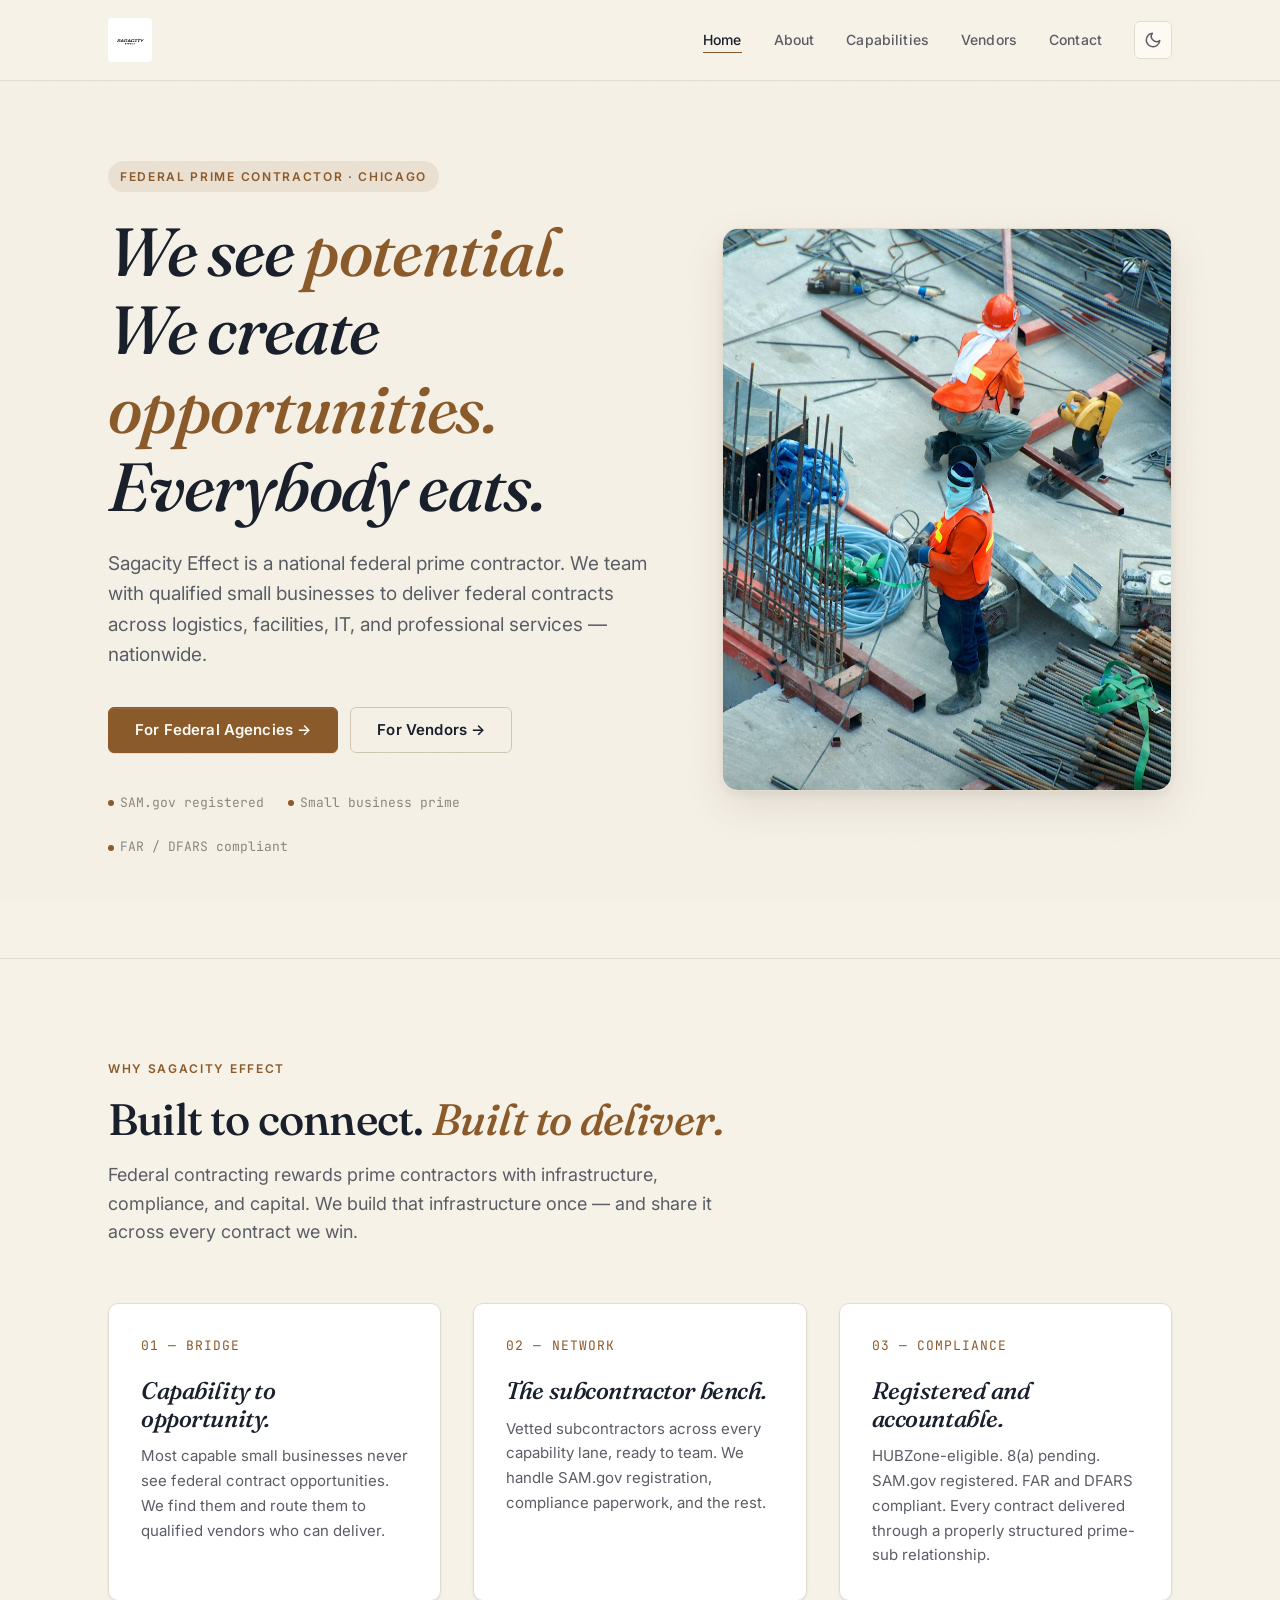
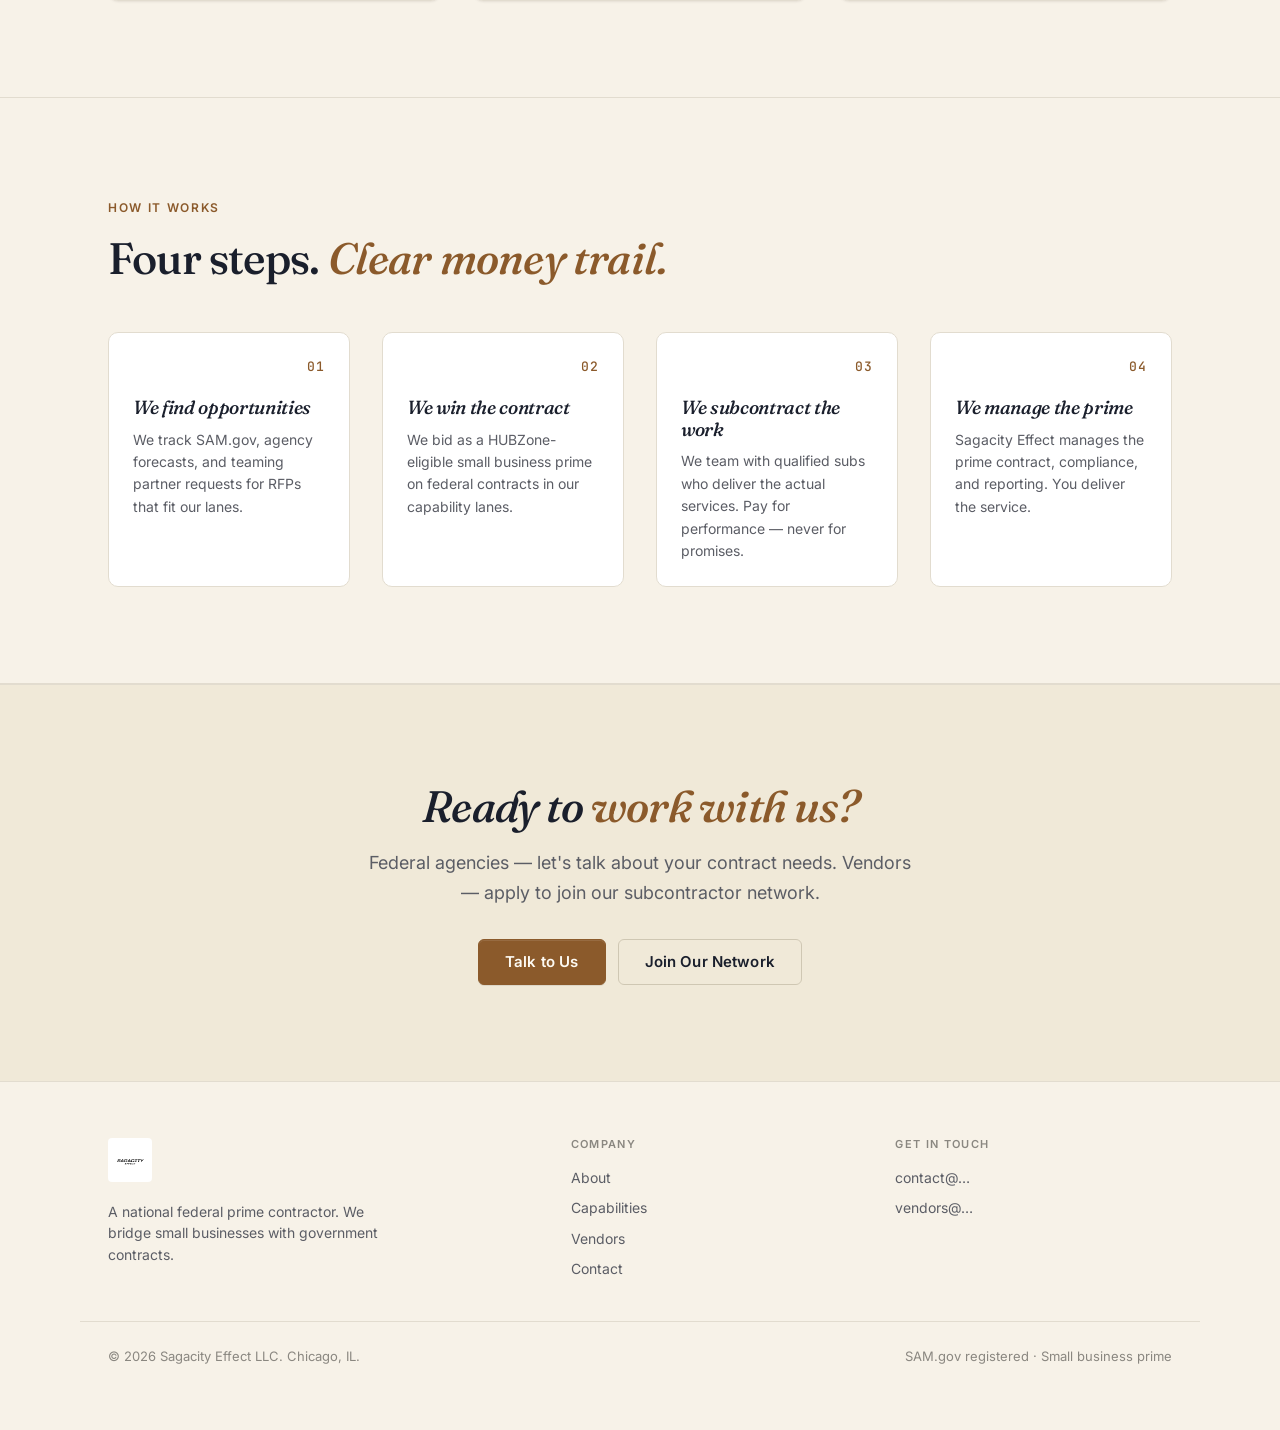
<file: index.html>
<!DOCTYPE html>
<html lang="en" data-theme="light">
<head>
  <meta charset="UTF-8" />
  <meta name="viewport" content="width=device-width, initial-scale=1.0" />
  <title>Sagacity Effect LLC — Federal Prime Contractor</title>
  <meta name="description" content="Sagacity Effect is a national federal prime contractor. We team with qualified small businesses to deliver federal contracts across logistics, facilities, IT, and professional services. Chicago, IL." />
  <meta name="theme-color" content="#f7f2e8" media="(prefers-color-scheme: light)" />
  <meta name="theme-color" content="#15110b" media="(prefers-color-scheme: dark)" />
  <link rel="icon" type="image/svg+xml" href="data:image/svg+xml,%3Csvg xmlns='http://www.w3.org/2000/svg' viewBox='0 0 100 100'%3E%3Crect width='100' height='100' fill='%238b5a2b'/%3E%3Ctext x='50' y='65' font-family='serif' font-size='52' font-weight='600' font-style='italic' fill='%23fdfaf3' text-anchor='middle'%3ES%3C/text%3E%3C/svg%3E" />
  <script>
    (function() {
      try {
        var saved = localStorage.getItem('sagacity-theme');
        var theme = saved || (window.matchMedia('(prefers-color-scheme: dark)').matches ? 'dark' : 'light');
        document.documentElement.setAttribute('data-theme', theme);
      } catch (e) {
        document.documentElement.setAttribute('data-theme', 'light');
      }
    })();
  </script>
  <link rel="preconnect" href="https://fonts.googleapis.com" />
  <link rel="preconnect" href="https://fonts.gstatic.com" crossorigin />
  <link href="https://fonts.googleapis.com/css2?family=Fraunces:ital,opsz,wght@0,9..144,400;0,9..144,500;0,9..144,600;0,9..144,700;1,9..144,400;1,9..144,500&family=Inter:wght@400;500;600;700&family=JetBrains+Mono:wght@400;500&display=swap" rel="stylesheet" />
  <link rel="stylesheet" href="styles.css" />
</head>
<body>
  <a class="skip-link" href="#main">Skip to main content</a>

  <header class="site-header">
    <div class="container">
      <a href="index.html" class="brand" aria-label="Sagacity Effect LLC — Home">
        <img src="assets/logo-original.jpg" alt="Sagacity Effect logo" class="brand-img" width="200" height="auto" />
      </a>
      <button class="nav-toggle" aria-expanded="false" aria-label="Toggle navigation">Menu</button>
      <nav>
        <ul class="nav-list">
          <li><a href="index.html" class="active">Home</a></li>
          <li><a href="about.html">About</a></li>
          <li><a href="capabilities.html">Capabilities</a></li>
          <li><a href="vendors.html">Vendors</a></li>
          <li><a href="contact.html">Contact</a></li>
          <li>
            <button class="theme-toggle" type="button" aria-label="Toggle dark mode" title="Toggle dark mode">
              <svg class="icon-sun" viewBox="0 0 24 24" width="18" height="18" fill="none" stroke="currentColor" stroke-width="2" stroke-linecap="round" stroke-linejoin="round" aria-hidden="true">
                <circle cx="12" cy="12" r="4"/>
                <path d="M12 2v2M12 20v2M4.93 4.93l1.41 1.41M17.66 17.66l1.41 1.41M2 12h2M20 12h2M4.93 19.07l1.41-1.41M17.66 6.34l1.41-1.41"/>
              </svg>
              <svg class="icon-moon" viewBox="0 0 24 24" width="18" height="18" fill="none" stroke="currentColor" stroke-width="2" stroke-linecap="round" stroke-linejoin="round" aria-hidden="true">
                <path d="M21 12.79A9 9 0 1 1 11.21 3 7 7 0 0 0 21 12.79z"/>
              </svg>
            </button>
          </li>
        </ul>
      </nav>
    </div>
  </header>

  <main id="main">

    <section class="hero">
      <div class="container">
        <div class="hero-grid">
          <div class="hero-content">
            <span class="hero-eyebrow">Federal Prime Contractor · Chicago</span>
            <h1>We see <span class="accent">potential.</span> We create <span class="accent">opportunities.</span> Everybody eats.</h1>
            <p class="lede">Sagacity Effect is a national federal prime contractor. We team with qualified small businesses to deliver federal contracts across logistics, facilities, IT, and professional services — nationwide.</p>
            <div class="hero-actions">
              <a href="capabilities.html" class="btn btn-primary">For Federal Agencies →</a>
              <a href="apply.html" class="btn btn-secondary">For Vendors →</a>
            </div>
            <div class="hero-meta">
              <span>SAM.gov registered</span>
              <span>Small business prime</span>
              <span>FAR / DFARS compliant</span>
            </div>
          </div>
          <div class="hero-image">
            <img src="assets/images/cityscape.jpg" alt="Construction crew at work on a federal project site" />
          </div>
        </div>
      </div>
    </section>

    <section>
      <div class="container">
        <span class="section-eyebrow">Why Sagacity Effect</span>
        <h2>Built to connect. <span class="accent">Built to deliver.</span></h2>
        <p class="section-lede">Federal contracting rewards prime contractors with infrastructure, compliance, and capital. We build that infrastructure once — and share it across every contract we win.</p>

        <div class="why-grid">
          <div class="why-card">
            <span class="num">01 — BRIDGE</span>
            <h3>Capability to opportunity.</h3>
            <p>Most capable small businesses never see federal contract opportunities. We find them and route them to qualified vendors who can deliver.</p>
          </div>
          <div class="why-card">
            <span class="num">02 — NETWORK</span>
            <h3>The subcontractor bench.</h3>
            <p>Vetted subcontractors across every capability lane, ready to team. We handle SAM.gov registration, compliance paperwork, and the rest.</p>
          </div>
          <div class="why-card">
            <span class="num">03 — COMPLIANCE</span>
            <h3>Registered and accountable.</h3>
            <p>HUBZone-eligible. 8(a) pending. SAM.gov registered. FAR and DFARS compliant. Every contract delivered through a properly structured prime-sub relationship.</p>
          </div>
        </div>
      </div>
    </section>

    <section>
      <div class="container">
        <span class="section-eyebrow">How it works</span>
        <h2>Four steps. <span class="accent">Clear money trail.</span></h2>

        <div class="steps">
          <div class="step">
            <h3>We find opportunities</h3>
            <p>We track SAM.gov, agency forecasts, and teaming partner requests for RFPs that fit our lanes.</p>
          </div>
          <div class="step">
            <h3>We win the contract</h3>
            <p>We bid as a HUBZone-eligible small business prime on federal contracts in our capability lanes.</p>
          </div>
          <div class="step">
            <h3>We subcontract the work</h3>
            <p>We team with qualified subs who deliver the actual services. Pay for performance — never for promises.</p>
          </div>
          <div class="step">
            <h3>We manage the prime</h3>
            <p>Sagacity Effect manages the prime contract, compliance, and reporting. You deliver the service.</p>
          </div>
        </div>
      </div>
    </section>

    <section class="cta-strip">
      <div class="container">
        <h2>Ready to <span class="accent">work with us?</span></h2>
        <p>Federal agencies — let's talk about your contract needs. Vendors — apply to join our subcontractor network.</p>
        <div class="actions">
          <a href="contact.html" class="btn btn-primary">Talk to Us</a>
          <a href="apply.html" class="btn btn-secondary">Join Our Network</a>
        </div>
      </div>
    </section>

  </main>

  <footer class="site-footer">
    <div class="container">
      <div class="footer-brand">
        <a href="index.html" class="brand" aria-label="Sagacity Effect LLC — Home">
          <img src="assets/logo-original.jpg" alt="Sagacity Effect logo" class="brand-img" width="180" height="auto" />
        </a>
        <p>A national federal prime contractor. We bridge small businesses with government contracts.</p>
      </div>
      <div>
        <h4>Company</h4>
        <ul>
          <li><a href="about.html">About</a></li>
          <li><a href="capabilities.html">Capabilities</a></li>
          <li><a href="vendors.html">Vendors</a></li>
          <li><a href="contact.html">Contact</a></li>
        </ul>
      </div>
      <div>
        <h4>Get in touch</h4>
        <ul>
          <li><a href="mailto:contact@sagacityeffect.com">contact@…</a></li>
          <li><a href="mailto:vendors@sagacityeffect.com">vendors@…</a></li>
        </ul>
      </div>
    </div>
    <div class="container footer-bottom">
      <span>© 2026 Sagacity Effect LLC. Chicago, IL.</span>
      <span>SAM.gov registered · Small business prime</span>
    </div>
  </footer>

  <script src="script.js"></script>
</body>
</html>
</file>
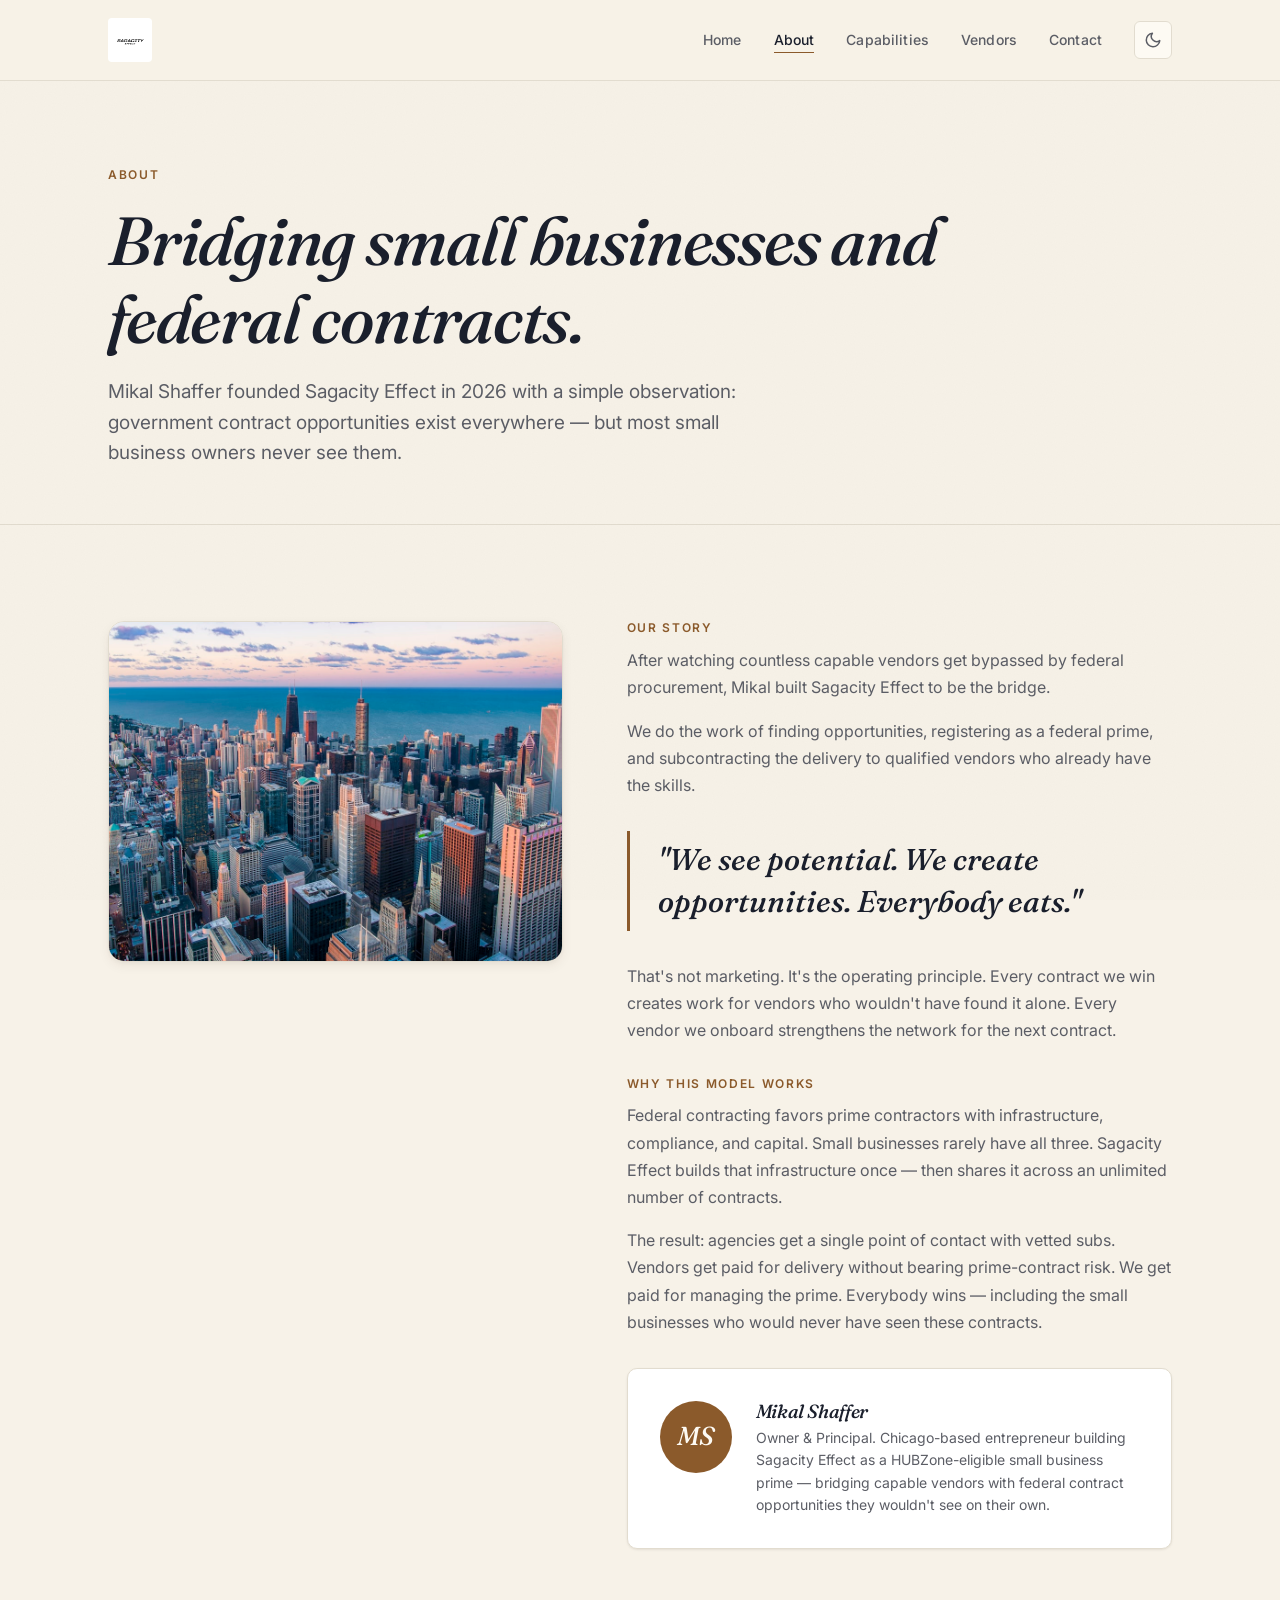
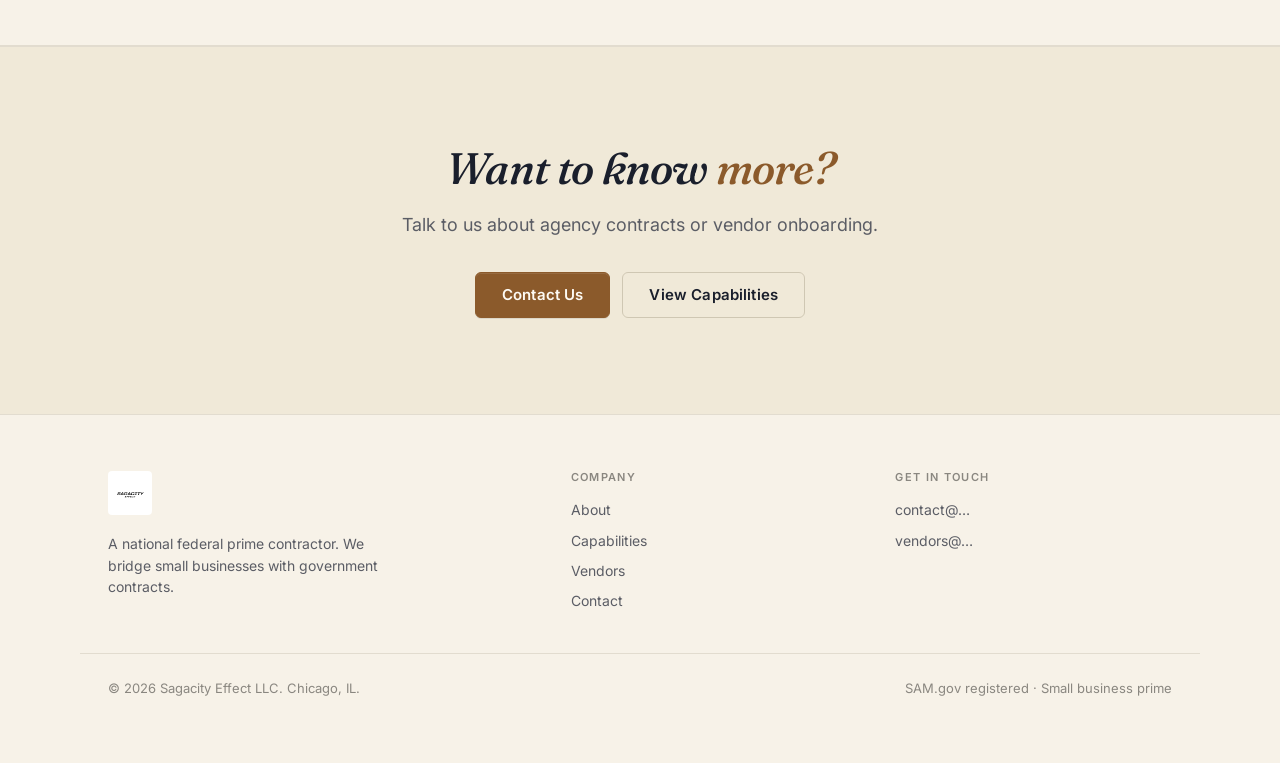
<file: about.html>
<!DOCTYPE html>
<html lang="en" data-theme="light">
<head>
  <meta charset="UTF-8" />
  <meta name="viewport" content="width=device-width, initial-scale=1.0" />
  <title>About — Sagacity Effect LLC</title>
  <meta name="description" content="Mikal Shaffer founded Sagacity Effect in 2026 to bridge the gap between small businesses and federal contracts. Chicago-based federal prime contractor." />
  <meta name="theme-color" content="#f7f2e8" media="(prefers-color-scheme: light)" />
  <meta name="theme-color" content="#15110b" media="(prefers-color-scheme: dark)" />
  <link rel="icon" type="image/svg+xml" href="data:image/svg+xml,%3Csvg xmlns='http://www.w3.org/2000/svg' viewBox='0 0 100 100'%3E%3Crect width='100' height='100' fill='%238b5a2b'/%3E%3Ctext x='50' y='65' font-family='serif' font-size='52' font-weight='600' font-style='italic' fill='%23fdfaf3' text-anchor='middle'%3ES%3C/text%3E%3C/svg%3E" />
  <script>
    (function() {
      try {
        var saved = localStorage.getItem('sagacity-theme');
        var theme = saved || (window.matchMedia('(prefers-color-scheme: dark)').matches ? 'dark' : 'light');
        document.documentElement.setAttribute('data-theme', theme);
      } catch (e) {
        document.documentElement.setAttribute('data-theme', 'light');
      }
    })();
  </script>
  <link rel="preconnect" href="https://fonts.googleapis.com" />
  <link rel="preconnect" href="https://fonts.gstatic.com" crossorigin />
  <link href="https://fonts.googleapis.com/css2?family=Fraunces:ital,opsz,wght@0,9..144,400;0,9..144,500;0,9..144,600;0,9..144,700;1,9..144,400;1,9..144,500&family=Inter:wght@400;500;600;700&family=JetBrains+Mono:wght@400;500&display=swap" rel="stylesheet" />
  <link rel="stylesheet" href="styles.css" />
</head>
<body>
  <a class="skip-link" href="#main">Skip to main content</a>

  <header class="site-header">
    <div class="container">
      <a href="index.html" class="brand" aria-label="Sagacity Effect LLC — Home">
        <img src="assets/logo-original.jpg" alt="Sagacity Effect logo" class="brand-img" width="200" height="auto" />
      </a>
      <button class="nav-toggle" aria-expanded="false" aria-label="Toggle navigation">Menu</button>
      <nav>
        <ul class="nav-list">
          <li><a href="index.html">Home</a></li>
          <li><a href="about.html" class="active">About</a></li>
          <li><a href="capabilities.html">Capabilities</a></li>
          <li><a href="vendors.html">Vendors</a></li>
          <li><a href="contact.html">Contact</a></li>
          <li>
            <button class="theme-toggle" type="button" aria-label="Toggle dark mode" title="Toggle dark mode">
              <svg class="icon-sun" viewBox="0 0 24 24" width="18" height="18" fill="none" stroke="currentColor" stroke-width="2" stroke-linecap="round" stroke-linejoin="round" aria-hidden="true"><circle cx="12" cy="12" r="4"/><path d="M12 2v2M12 20v2M4.93 4.93l1.41 1.41M17.66 17.66l1.41 1.41M2 12h2M20 12h2M4.93 19.07l1.41-1.41M17.66 6.34l1.41-1.41"/></svg>
              <svg class="icon-moon" viewBox="0 0 24 24" width="18" height="18" fill="none" stroke="currentColor" stroke-width="2" stroke-linecap="round" stroke-linejoin="round" aria-hidden="true"><path d="M21 12.79A9 9 0 1 1 11.21 3 7 7 0 0 0 21 12.79z"/></svg>
            </button>
          </li>
        </ul>
      </nav>
    </div>
  </header>

  <main id="main">

    <section class="page-hero">
      <div class="container">
        <p class="eyebrow">About</p>
        <h1>Bridging small businesses and <span class="accent">federal contracts.</span></h1>
        <p class="lede">Mikal Shaffer founded Sagacity Effect in 2026 with a simple observation: government contract opportunities exist everywhere — but most small business owners never see them.</p>
      </div>
    </section>

    <section>
      <div class="container">
        <div class="story">
          <div class="story-img story-img-wide">
            <img src="assets/images/downtown-chicago.jpg" alt="Downtown Chicago skyline at sunset with Lake Michigan in the background" />
          </div>
          <div class="story-copy">
            <h3>Our story</h3>
            <p>After watching countless capable vendors get bypassed by federal procurement, Mikal built Sagacity Effect to be the bridge.</p>
            <p>We do the work of finding opportunities, registering as a federal prime, and subcontracting the delivery to qualified vendors who already have the skills.</p>
            <blockquote class="pull-quote">"We see potential. We create opportunities. Everybody eats."</blockquote>
            <p>That's not marketing. It's the operating principle. Every contract we win creates work for vendors who wouldn't have found it alone. Every vendor we onboard strengthens the network for the next contract.</p>

            <h3>Why this model works</h3>
            <p>Federal contracting favors prime contractors with infrastructure, compliance, and capital. Small businesses rarely have all three. Sagacity Effect builds that infrastructure once — then shares it across an unlimited number of contracts.</p>
            <p>The result: agencies get a single point of contact with vetted subs. Vendors get paid for delivery without bearing prime-contract risk. We get paid for managing the prime. Everybody wins — including the small businesses who would never have seen these contracts.</p>

            <div class="bio">
              <div class="bio-avatar">MS</div>
              <div class="bio-content">
                <h4>Mikal Shaffer</h4>
                <p>Owner &amp; Principal. Chicago-based entrepreneur building Sagacity Effect as a HUBZone-eligible small business prime — bridging capable vendors with federal contract opportunities they wouldn't see on their own.</p>
              </div>
            </div>
          </div>
        </div>
      </div>
    </section>

    <section class="cta-strip">
      <div class="container">
        <h2>Want to know <span class="accent">more?</span></h2>
        <p>Talk to us about agency contracts or vendor onboarding.</p>
        <div class="actions">
          <a href="contact.html" class="btn btn-primary">Contact Us</a>
          <a href="capabilities.html" class="btn btn-secondary">View Capabilities</a>
        </div>
      </div>
    </section>

  </main>

  <footer class="site-footer">
    <div class="container">
      <div class="footer-brand">
        <a href="index.html" class="brand" aria-label="Sagacity Effect LLC — Home">
          <img src="assets/logo-original.jpg" alt="Sagacity Effect logo" class="brand-img" width="180" height="auto" />
        </a>
        <p>A national federal prime contractor. We bridge small businesses with government contracts.</p>
      </div>
      <div>
        <h4>Company</h4>
        <ul>
          <li><a href="about.html">About</a></li>
          <li><a href="capabilities.html">Capabilities</a></li>
          <li><a href="vendors.html">Vendors</a></li>
          <li><a href="contact.html">Contact</a></li>
        </ul>
      </div>
      <div>
        <h4>Get in touch</h4>
        <ul>
          <li><a href="mailto:contact@sagacityeffect.com">contact@…</a></li>
          <li><a href="mailto:vendors@sagacityeffect.com">vendors@…</a></li>
        </ul>
      </div>
    </div>
    <div class="container footer-bottom">
      <span>© 2026 Sagacity Effect LLC. Chicago, IL.</span>
      <span>SAM.gov registered · Small business prime</span>
    </div>
  </footer>

  <script src="script.js"></script>
</body>
</html>
</file>
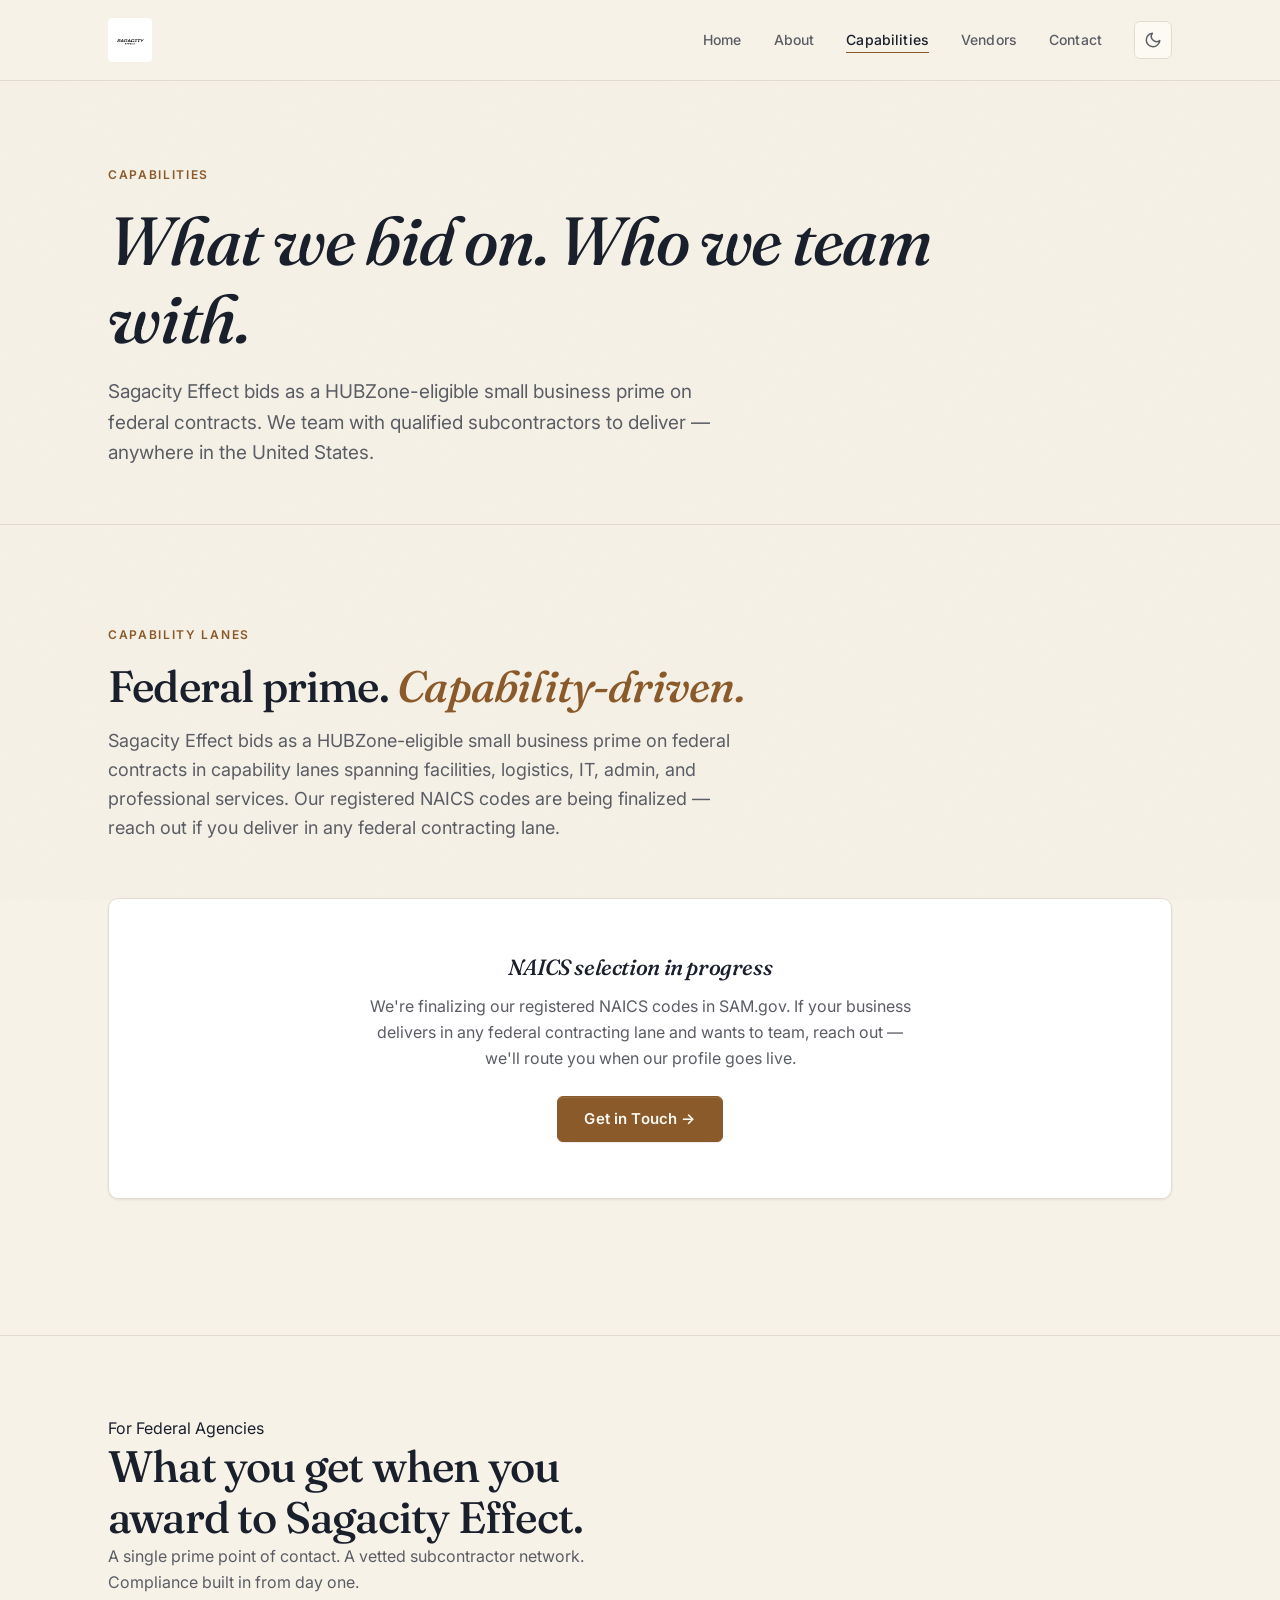
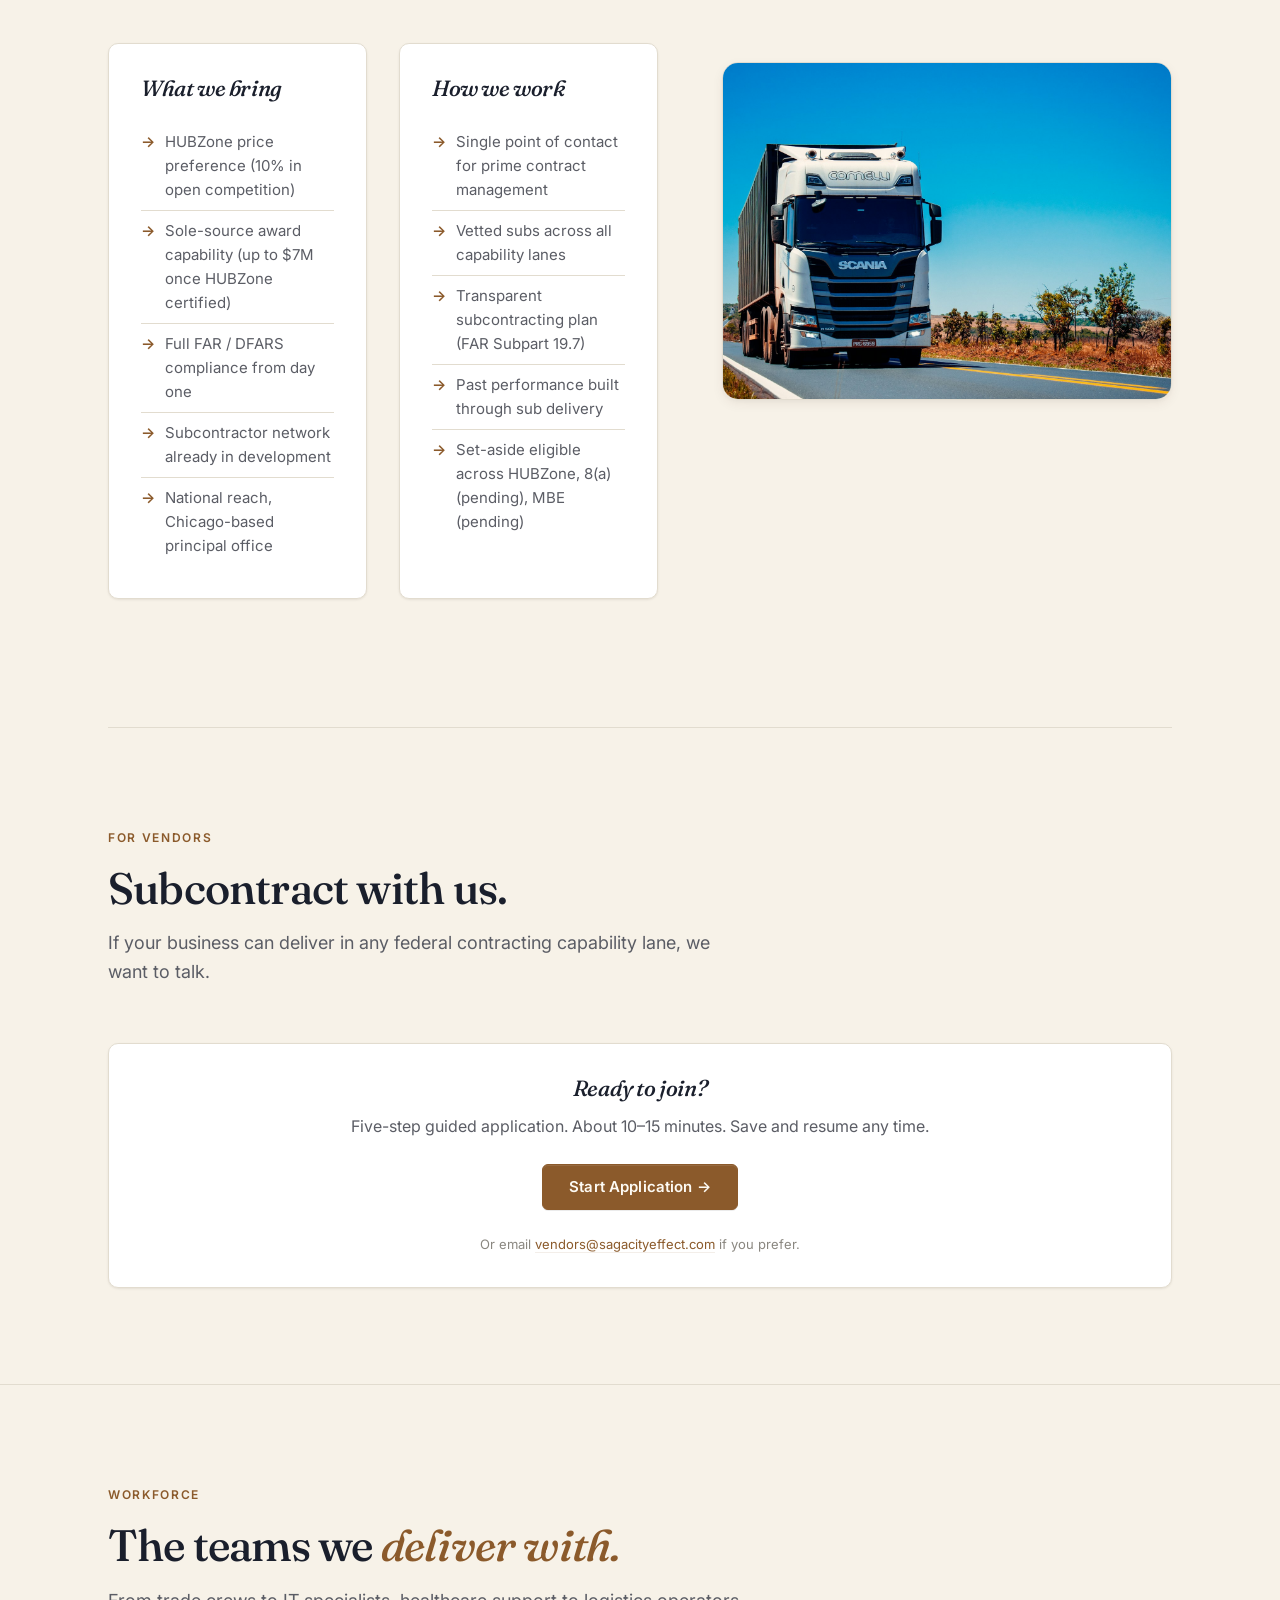
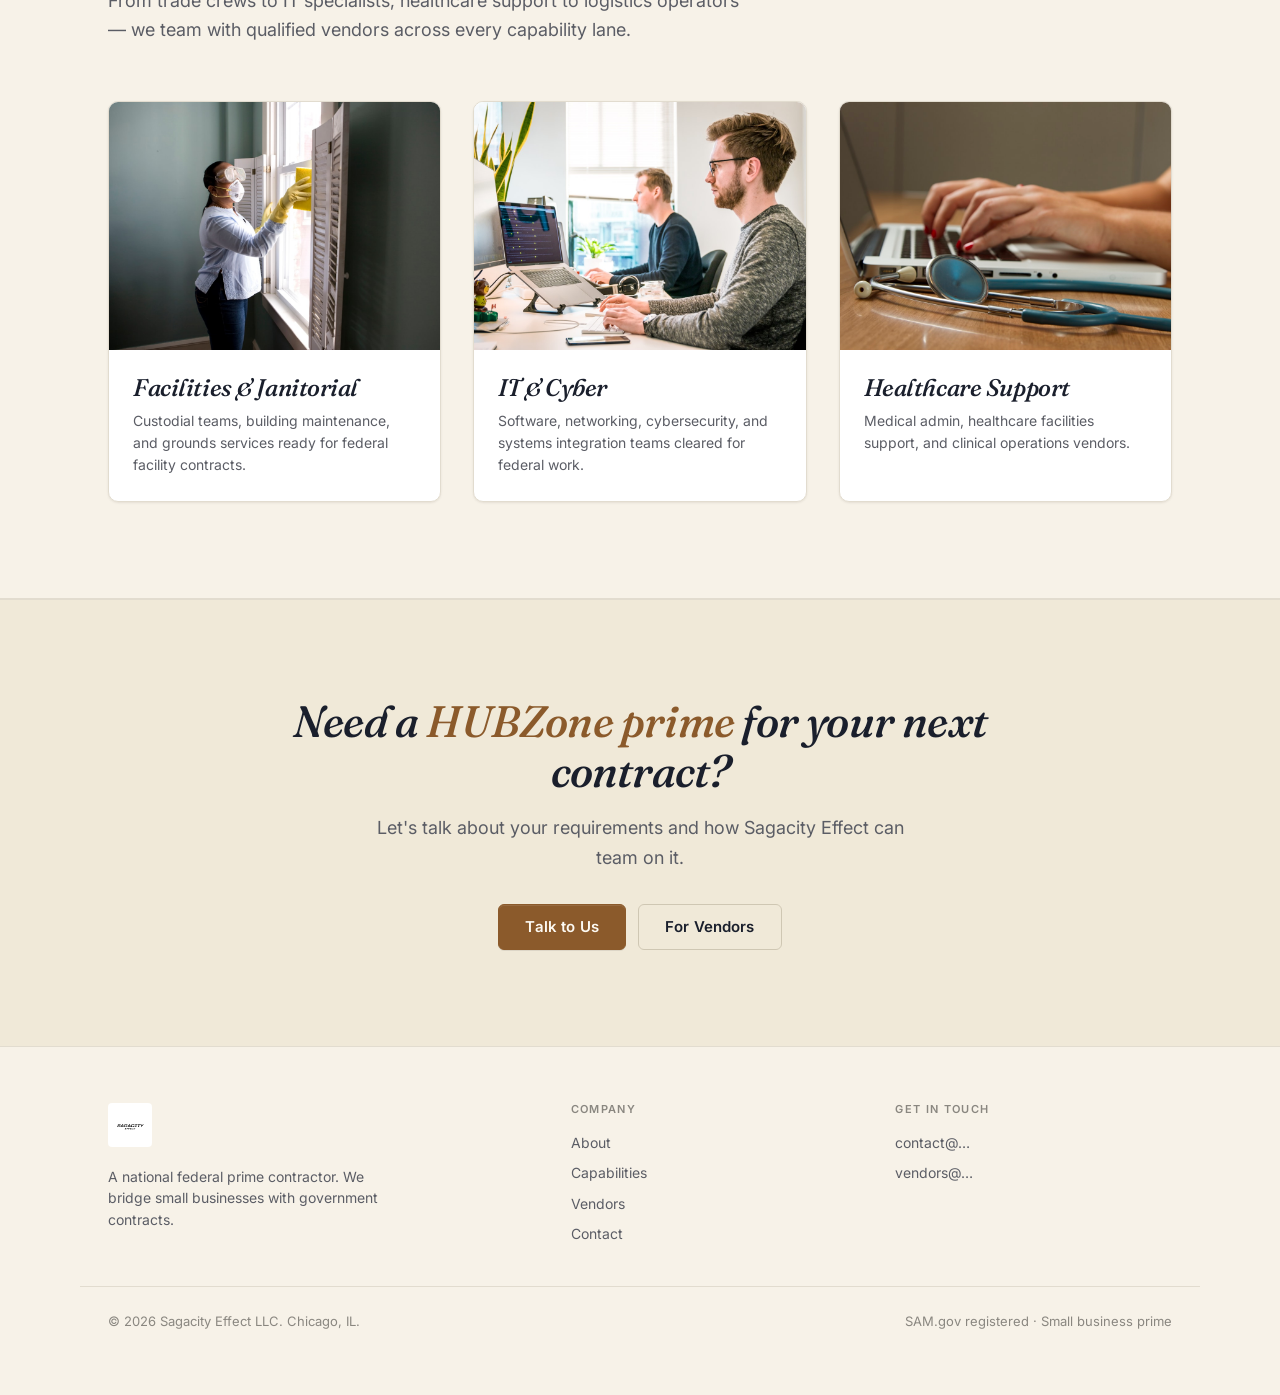
<file: capabilities.html>
<!DOCTYPE html>
<html lang="en" data-theme="light">
<head>
  <meta charset="UTF-8" />
  <meta name="viewport" content="width=device-width, initial-scale=1.0" />
  <title>Capabilities — Sagacity Effect LLC</title>
  <meta name="description" content="Sagacity Effect LLC federal contracting capabilities across facilities, logistics, IT, admin, and professional services lanes. HUBZone-eligible small business prime." />
  <meta name="theme-color" content="#f7f2e8" media="(prefers-color-scheme: light)" />
  <meta name="theme-color" content="#15110b" media="(prefers-color-scheme: dark)" />
  <link rel="icon" type="image/svg+xml" href="data:image/svg+xml,%3Csvg xmlns='http://www.w3.org/2000/svg' viewBox='0 0 100 100'%3E%3Crect width='100' height='100' fill='%238b5a2b'/%3E%3Ctext x='50' y='65' font-family='serif' font-size='52' font-weight='600' font-style='italic' fill='%23fdfaf3' text-anchor='middle'%3ES%3C/text%3E%3C/svg%3E" />
  <script>
    (function() {
      try {
        var saved = localStorage.getItem('sagacity-theme');
        var theme = saved || (window.matchMedia('(prefers-color-scheme: dark)').matches ? 'dark' : 'light');
        document.documentElement.setAttribute('data-theme', theme);
      } catch (e) {
        document.documentElement.setAttribute('data-theme', 'light');
      }
    })();
  </script>
  <link rel="preconnect" href="https://fonts.googleapis.com" />
  <link rel="preconnect" href="https://fonts.gstatic.com" crossorigin />
  <link href="https://fonts.googleapis.com/css2?family=Fraunces:ital,opsz,wght@0,9..144,400;0,9..144,500;0,9..144,600;0,9..144,700;1,9..144,400;1,9..144,500&family=Inter:wght@400;500;600;700&family=JetBrains+Mono:wght@400;500&display=swap" rel="stylesheet" />
  <link rel="stylesheet" href="styles.css" />
</head>
<body>
  <a class="skip-link" href="#main">Skip to main content</a>

  <header class="site-header">
    <div class="container">
      <a href="index.html" class="brand" aria-label="Sagacity Effect LLC — Home">
        <img src="assets/logo-original.jpg" alt="Sagacity Effect logo" class="brand-img" width="200" height="auto" />
      </a>
      <button class="nav-toggle" aria-expanded="false" aria-label="Toggle navigation">Menu</button>
      <nav>
        <ul class="nav-list">
          <li><a href="index.html">Home</a></li>
          <li><a href="about.html">About</a></li>
          <li><a href="capabilities.html" class="active">Capabilities</a></li>
          <li><a href="vendors.html">Vendors</a></li>
          <li><a href="contact.html">Contact</a></li>
          <li>
            <button class="theme-toggle" type="button" aria-label="Toggle dark mode" title="Toggle dark mode">
              <svg class="icon-sun" viewBox="0 0 24 24" width="18" height="18" fill="none" stroke="currentColor" stroke-width="2" stroke-linecap="round" stroke-linejoin="round" aria-hidden="true"><circle cx="12" cy="12" r="4"/><path d="M12 2v2M12 20v2M4.93 4.93l1.41 1.41M17.66 17.66l1.41 1.41M2 12h2M20 12h2M4.93 19.07l1.41-1.41M17.66 6.34l1.41-1.41"/></svg>
              <svg class="icon-moon" viewBox="0 0 24 24" width="18" height="18" fill="none" stroke="currentColor" stroke-width="2" stroke-linecap="round" stroke-linejoin="round" aria-hidden="true"><path d="M21 12.79A9 9 0 1 1 11.21 3 7 7 0 0 0 21 12.79z"/></svg>
            </button>
          </li>
        </ul>
      </nav>
    </div>
  </header>

  <main id="main">

    <section class="page-hero">
      <div class="container">
        <p class="eyebrow">Capabilities</p>
        <h1>What we bid on. <span class="accent">Who we team with.</span></h1>
        <p class="lede">Sagacity Effect bids as a HUBZone-eligible small business prime on federal contracts. We team with qualified subcontractors to deliver — anywhere in the United States.</p>
      </div>
    </section>

    <section>
      <div class="container">
        <span class="section-eyebrow">Capability Lanes</span>
        <h2>Federal prime. <span class="accent">Capability-driven.</span></h2>
        <p class="section-lede">Sagacity Effect bids as a HUBZone-eligible small business prime on federal contracts in capability lanes spanning facilities, logistics, IT, admin, and professional services. Our registered NAICS codes are being finalized — reach out if you deliver in any federal contracting lane.</p>

        <div class="panel" style="text-align: center; padding: 56px 24px; margin: 16px 0 40px;">
          <h3 style="font-style: italic; margin-bottom: 12px;">NAICS selection in progress</h3>
          <p style="color: var(--fg-muted); max-width: 560px; margin: 0 auto 24px;">We're finalizing our registered NAICS codes in SAM.gov. If your business delivers in any federal contracting lane and wants to team, reach out — we'll route you when our profile goes live.</p>
          <a href="contact.html" class="btn btn-primary">Get in Touch →</a>
        </div>
      </div>
    </section>

    <div class="container">
      <div class="cap-section-with-image">
        <div>
          <span class="section-eyebrow">For Federal Agencies</span>
          <h2>What you get when you award to <span class="accent">Sagacity Effect.</span></h2>
          <p class="section-lede" style="margin-bottom: 24px;">A single prime point of contact. A vetted subcontractor network. Compliance built in from day one.</p>

          <div class="two-col">
            <div class="panel">
              <h3>What we bring</h3>
              <ul>
                <li>HUBZone price preference (10% in open competition)</li>
                <li>Sole-source award capability (up to $7M once HUBZone certified)</li>
                <li>Full FAR / DFARS compliance from day one</li>
                <li>Subcontractor network already in development</li>
                <li>National reach, Chicago-based principal office</li>
              </ul>
            </div>
            <div class="panel">
              <h3>How we work</h3>
              <ul>
                <li>Single point of contact for prime contract management</li>
                <li>Vetted subs across all capability lanes</li>
                <li>Transparent subcontracting plan (FAR Subpart 19.7)</li>
                <li>Past performance built through sub delivery</li>
                <li>Set-aside eligible across HUBZone, 8(a) (pending), MBE (pending)</li>
              </ul>
            </div>
          </div>
        </div>
        <div class="cap-image">
          <img src="assets/images/capabilities-bg.jpg" alt="A freight truck on a federal logistics route" />
        </div>
      </div>
    </div>

    <section>
      <div class="container">
        <span class="section-eyebrow">For Vendors</span>
        <h2>Subcontract with us.</h2>
        <p class="section-lede">If your business can deliver in any federal contracting capability lane, we want to talk.</p>

        <div class="panel" style="text-align: center;">
          <h3 style="margin-bottom: 12px;">Ready to join?</h3>
          <p style="margin-bottom: 24px;">Five-step guided application. About 10–15 minutes. Save and resume any time.</p>
          <a href="apply.html" class="btn btn-primary">Start Application →</a>
          <p style="margin-top: 24px; font-size: 13px; color: var(--fg-subtle);">
            Or email <a href="mailto:vendors@sagacityeffect.com">vendors@sagacityeffect.com</a> if you prefer.
          </p>
        </div>
      </div>
    </section>

    <section>
      <div class="container">
        <span class="section-eyebrow">Workforce</span>
        <h2>The teams we <span class="accent">deliver with.</span></h2>
        <p class="section-lede">From trade crews to IT specialists, healthcare support to logistics operators — we team with qualified vendors across every capability lane.</p>

        <div class="workforce-grid">
          <div class="workforce-card">
            <div class="workforce-img">
              <img src="assets/images/gallery-janitorial.jpg" alt="Janitorial professional with personal protective equipment" />
            </div>
            <div class="workforce-body">
              <h3>Facilities &amp; Janitorial</h3>
              <p>Custodial teams, building maintenance, and grounds services ready for federal facility contracts.</p>
            </div>
          </div>

          <div class="workforce-card">
            <div class="workforce-img">
              <img src="assets/images/gallery-tech.jpg" alt="IT developers working on source code" />
            </div>
            <div class="workforce-body">
              <h3>IT &amp; Cyber</h3>
              <p>Software, networking, cybersecurity, and systems integration teams cleared for federal work.</p>
            </div>
          </div>

          <div class="workforce-card">
            <div class="workforce-img">
              <img src="assets/images/gallery-medical.jpg" alt="Healthcare professional at a modern workstation" />
            </div>
            <div class="workforce-body">
              <h3>Healthcare Support</h3>
              <p>Medical admin, healthcare facilities support, and clinical operations vendors.</p>
            </div>
          </div>
        </div>
      </div>
    </section>

    <section class="cta-strip">
      <div class="container">
        <h2>Need a <span class="accent">HUBZone prime</span> for your next contract?</h2>
        <p>Let's talk about your requirements and how Sagacity Effect can team on it.</p>
        <div class="actions">
          <a href="contact.html" class="btn btn-primary">Talk to Us</a>
          <a href="apply.html" class="btn btn-secondary">For Vendors</a>
        </div>
      </div>
    </section>

  </main>

  <footer class="site-footer">
    <div class="container">
      <div class="footer-brand">
        <a href="index.html" class="brand" aria-label="Sagacity Effect LLC — Home">
          <img src="assets/logo-original.jpg" alt="Sagacity Effect logo" class="brand-img" width="180" height="auto" />
        </a>
        <p>A national federal prime contractor. We bridge small businesses with government contracts.</p>
      </div>
      <div>
        <h4>Company</h4>
        <ul>
          <li><a href="about.html">About</a></li>
          <li><a href="capabilities.html">Capabilities</a></li>
          <li><a href="vendors.html">Vendors</a></li>
          <li><a href="contact.html">Contact</a></li>
        </ul>
      </div>
      <div>
        <h4>Get in touch</h4>
        <ul>
          <li><a href="mailto:contact@sagacityeffect.com">contact@…</a></li>
          <li><a href="mailto:vendors@sagacityeffect.com">vendors@…</a></li>
        </ul>
      </div>
    </div>
    <div class="container footer-bottom">
      <span>© 2026 Sagacity Effect LLC. Chicago, IL.</span>
      <span>SAM.gov registered · Small business prime</span>
    </div>
  </footer>

  <script src="script.js"></script>
</body>
</html>
</file>
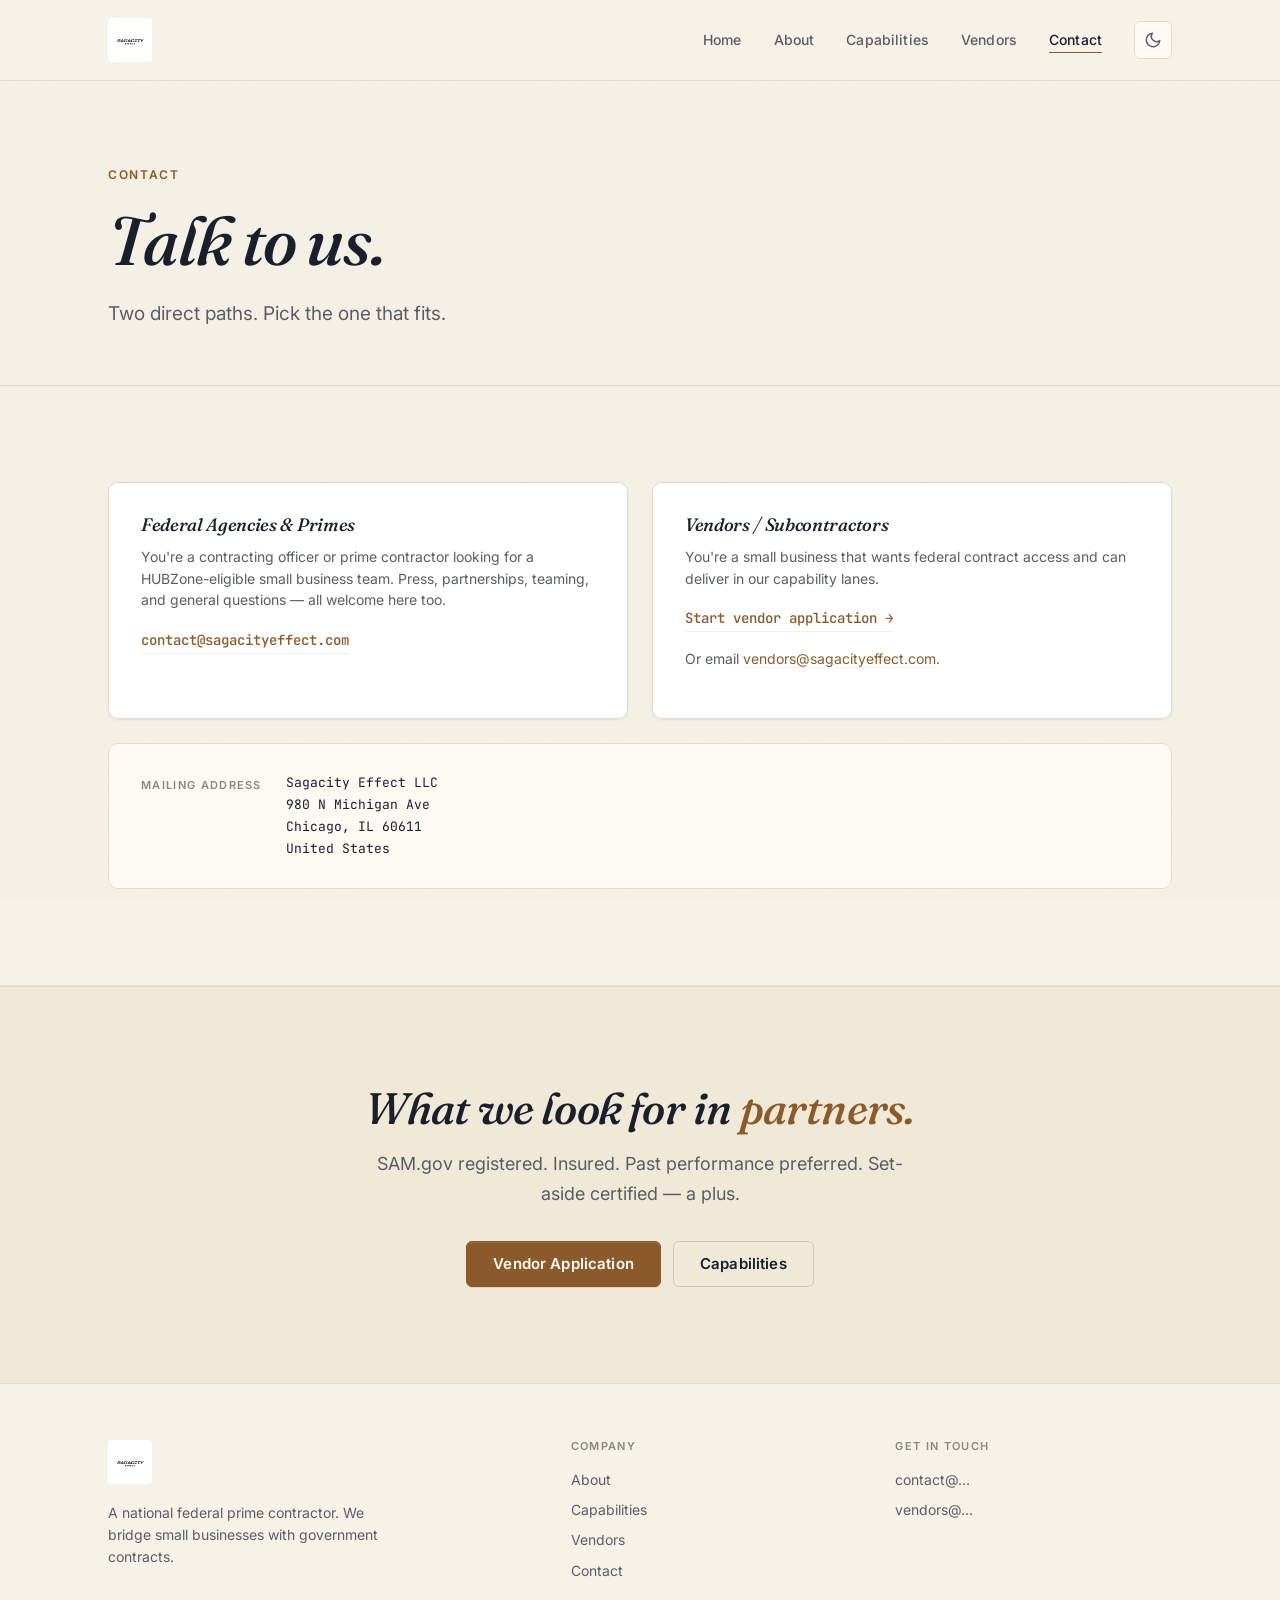
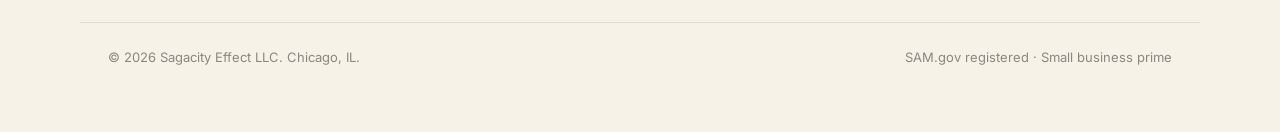
<file: contact.html>
<!DOCTYPE html>
<html lang="en" data-theme="light">
<head>
  <meta charset="UTF-8" />
  <meta name="viewport" content="width=device-width, initial-scale=1.0" />
  <title>Contact — Sagacity Effect LLC</title>
  <meta name="description" content="Contact Sagacity Effect LLC. Federal agencies, vendors, primes, press, and partners — two direct email paths." />
  <meta name="theme-color" content="#f7f2e8" media="(prefers-color-scheme: light)" />
  <meta name="theme-color" content="#15110b" media="(prefers-color-scheme: dark)" />
  <link rel="icon" type="image/svg+xml" href="data:image/svg+xml,%3Csvg xmlns='http://www.w3.org/2000/svg' viewBox='0 0 100 100'%3E%3Crect width='100' height='100' fill='%238b5a2b'/%3E%3Ctext x='50' y='65' font-family='serif' font-size='52' font-weight='600' font-style='italic' fill='%23fdfaf3' text-anchor='middle'%3ES%3C/text%3E%3C/svg%3E" />
  <script>
    (function() {
      try {
        var saved = localStorage.getItem('sagacity-theme');
        var theme = saved || (window.matchMedia('(prefers-color-scheme: dark)').matches ? 'dark' : 'light');
        document.documentElement.setAttribute('data-theme', theme);
      } catch (e) {
        document.documentElement.setAttribute('data-theme', 'light');
      }
    })();
  </script>
  <link rel="preconnect" href="https://fonts.googleapis.com" />
  <link rel="preconnect" href="https://fonts.gstatic.com" crossorigin />
  <link href="https://fonts.googleapis.com/css2?family=Fraunces:ital,opsz,wght@0,9..144,400;0,9..144,500;0,9..144,600;0,9..144,700;1,9..144,400;1,9..144,500&family=Inter:wght@400;500;600;700&family=JetBrains+Mono:wght@400;500&display=swap" rel="stylesheet" />
  <link rel="stylesheet" href="styles.css" />
</head>
<body>
  <a class="skip-link" href="#main">Skip to main content</a>

  <header class="site-header">
    <div class="container">
      <a href="index.html" class="brand" aria-label="Sagacity Effect LLC — Home">
        <img src="assets/logo-original.jpg" alt="Sagacity Effect logo" class="brand-img" width="200" height="auto" />
      </a>
      <button class="nav-toggle" aria-expanded="false" aria-label="Toggle navigation">Menu</button>
      <nav>
        <ul class="nav-list">
          <li><a href="index.html">Home</a></li>
          <li><a href="about.html">About</a></li>
          <li><a href="capabilities.html">Capabilities</a></li>
          <li><a href="vendors.html">Vendors</a></li>
          <li><a href="contact.html" class="active">Contact</a></li>
          <li>
            <button class="theme-toggle" type="button" aria-label="Toggle dark mode" title="Toggle dark mode">
              <svg class="icon-sun" viewBox="0 0 24 24" width="18" height="18" fill="none" stroke="currentColor" stroke-width="2" stroke-linecap="round" stroke-linejoin="round" aria-hidden="true"><circle cx="12" cy="12" r="4"/><path d="M12 2v2M12 20v2M4.93 4.93l1.41 1.41M17.66 17.66l1.41 1.41M2 12h2M20 12h2M4.93 19.07l1.41-1.41M17.66 6.34l1.41-1.41"/></svg>
              <svg class="icon-moon" viewBox="0 0 24 24" width="18" height="18" fill="none" stroke="currentColor" stroke-width="2" stroke-linecap="round" stroke-linejoin="round" aria-hidden="true"><path d="M21 12.79A9 9 0 1 1 11.21 3 7 7 0 0 0 21 12.79z"/></svg>
            </button>
          </li>
        </ul>
      </nav>
    </div>
  </header>

  <main id="main">

    <section class="page-hero">
      <div class="container">
        <p class="eyebrow">Contact</p>
        <h1>Talk to <span class="accent">us.</span></h1>
        <p class="lede">Two direct paths. Pick the one that fits.</p>
      </div>
    </section>

    <section>
      <div class="container">
        <div class="contact-grid">

          <div class="contact-card">
            <h3>Federal Agencies &amp; Primes</h3>
            <p>You're a contracting officer or prime contractor looking for a HUBZone-eligible small business team. Press, partnerships, teaming, and general questions — all welcome here too.</p>
            <a href="mailto:contact@sagacityeffect.com" class="email">contact@sagacityeffect.com</a>
          </div>

          <div class="contact-card">
            <h3>Vendors / Subcontractors</h3>
            <p>You're a small business that wants federal contract access and can deliver in our capability lanes.</p>
            <a href="apply.html" class="email">Start vendor application →</a>
            <p style="margin-top: 16px; font-size: 14px; color: var(--fg-muted);">Or email <a href="mailto:vendors@sagacityeffect.com">vendors@sagacityeffect.com</a>.</p>
          </div>

        </div>

        <div class="address-block">
          <span class="label">Mailing Address</span>
          <div>
            Sagacity Effect LLC<br />
            980 N Michigan Ave<br />
            Chicago, IL 60611<br />
            United States
          </div>
        </div>
      </div>
    </section>

    <section class="cta-strip">
      <div class="container">
        <h2>What we look for in <span class="accent">partners.</span></h2>
        <p>SAM.gov registered. Insured. Past performance preferred. Set-aside certified — a plus.</p>
        <div class="actions">
          <a href="vendors.html" class="btn btn-primary">Vendor Application</a>
          <a href="capabilities.html" class="btn btn-secondary">Capabilities</a>
        </div>
      </div>
    </section>

  </main>

  <footer class="site-footer">
    <div class="container">
      <div class="footer-brand">
        <a href="index.html" class="brand" aria-label="Sagacity Effect LLC — Home">
          <img src="assets/logo-original.jpg" alt="Sagacity Effect logo" class="brand-img" width="180" height="auto" />
        </a>
        <p>A national federal prime contractor. We bridge small businesses with government contracts.</p>
      </div>
      <div>
        <h4>Company</h4>
        <ul>
          <li><a href="about.html">About</a></li>
          <li><a href="capabilities.html">Capabilities</a></li>
          <li><a href="vendors.html">Vendors</a></li>
          <li><a href="contact.html">Contact</a></li>
        </ul>
      </div>
      <div>
        <h4>Get in touch</h4>
        <ul>
          <li><a href="mailto:contact@sagacityeffect.com">contact@…</a></li>
          <li><a href="mailto:vendors@sagacityeffect.com">vendors@…</a></li>
        </ul>
      </div>
    </div>
    <div class="container footer-bottom">
      <span>© 2026 Sagacity Effect LLC. Chicago, IL.</span>
      <span>SAM.gov registered · Small business prime</span>
    </div>
  </footer>

  <script src="script.js"></script>
</body>
</html>
</file>
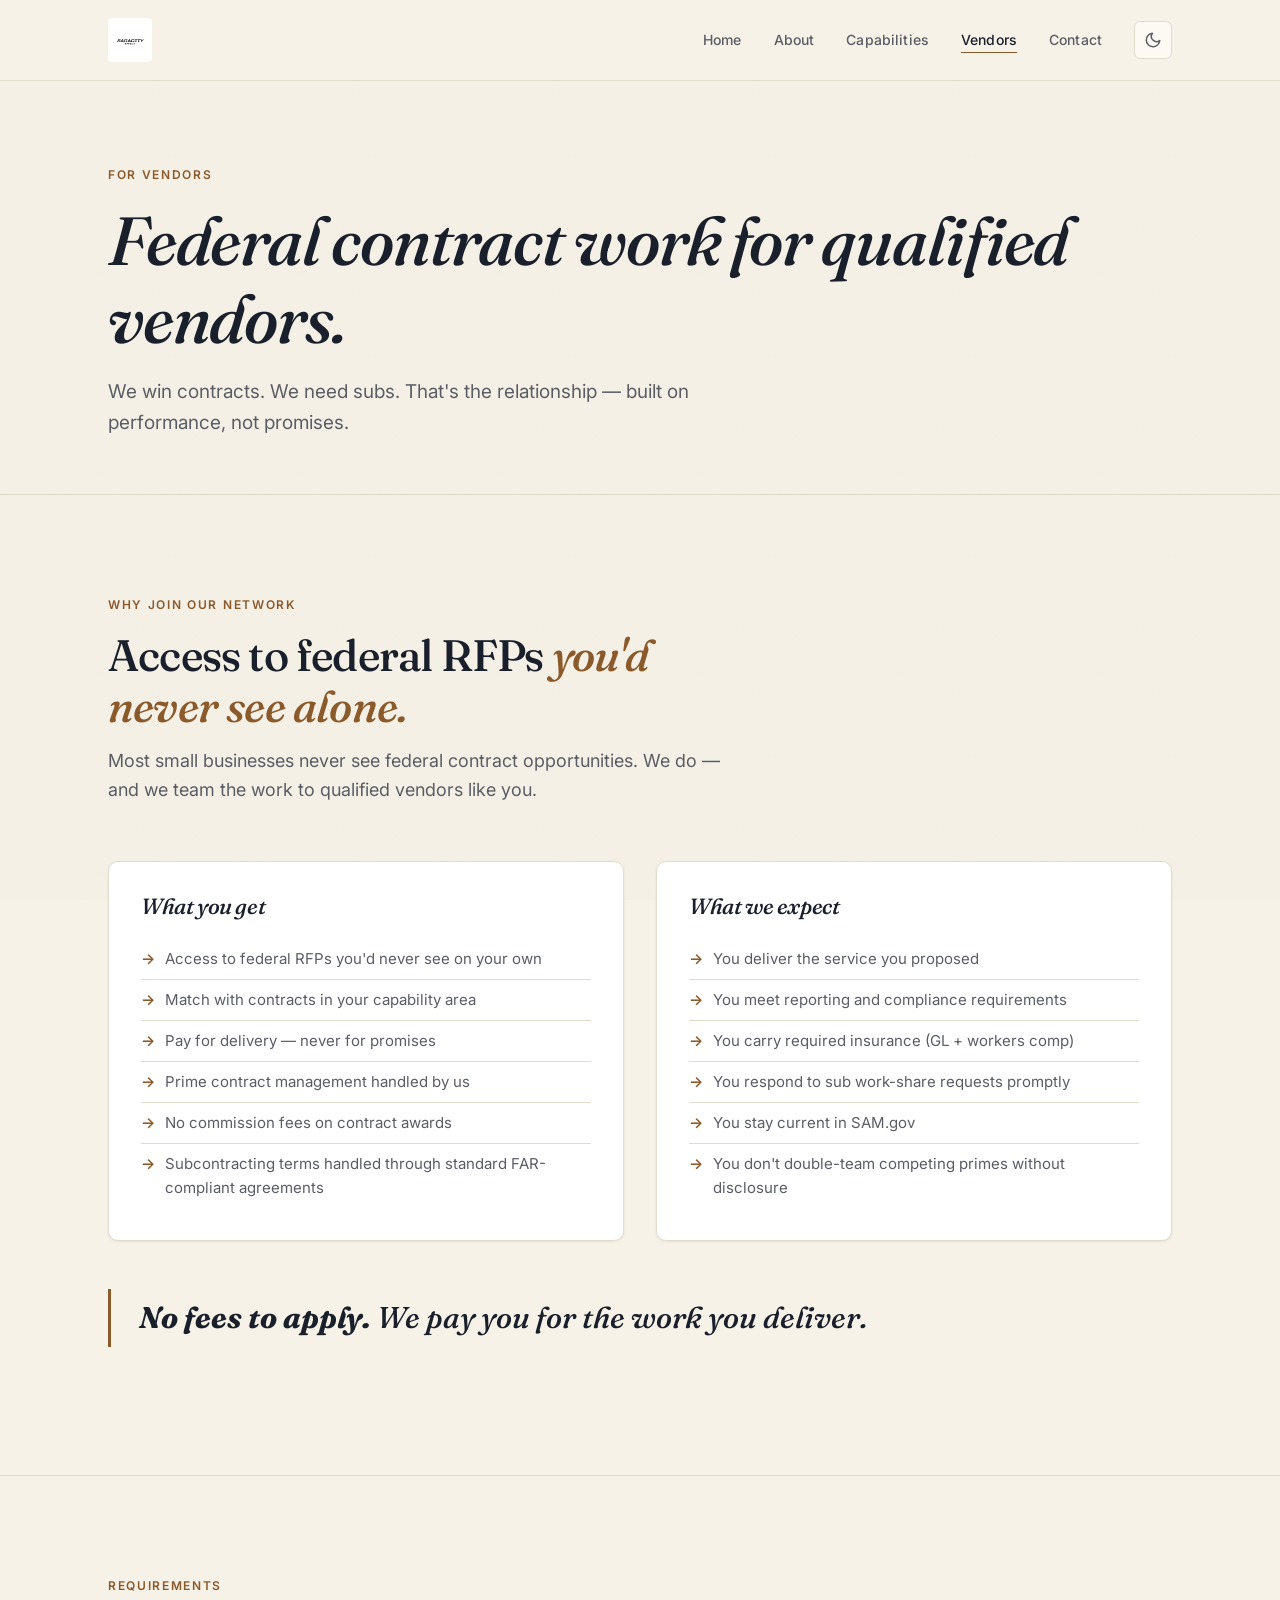
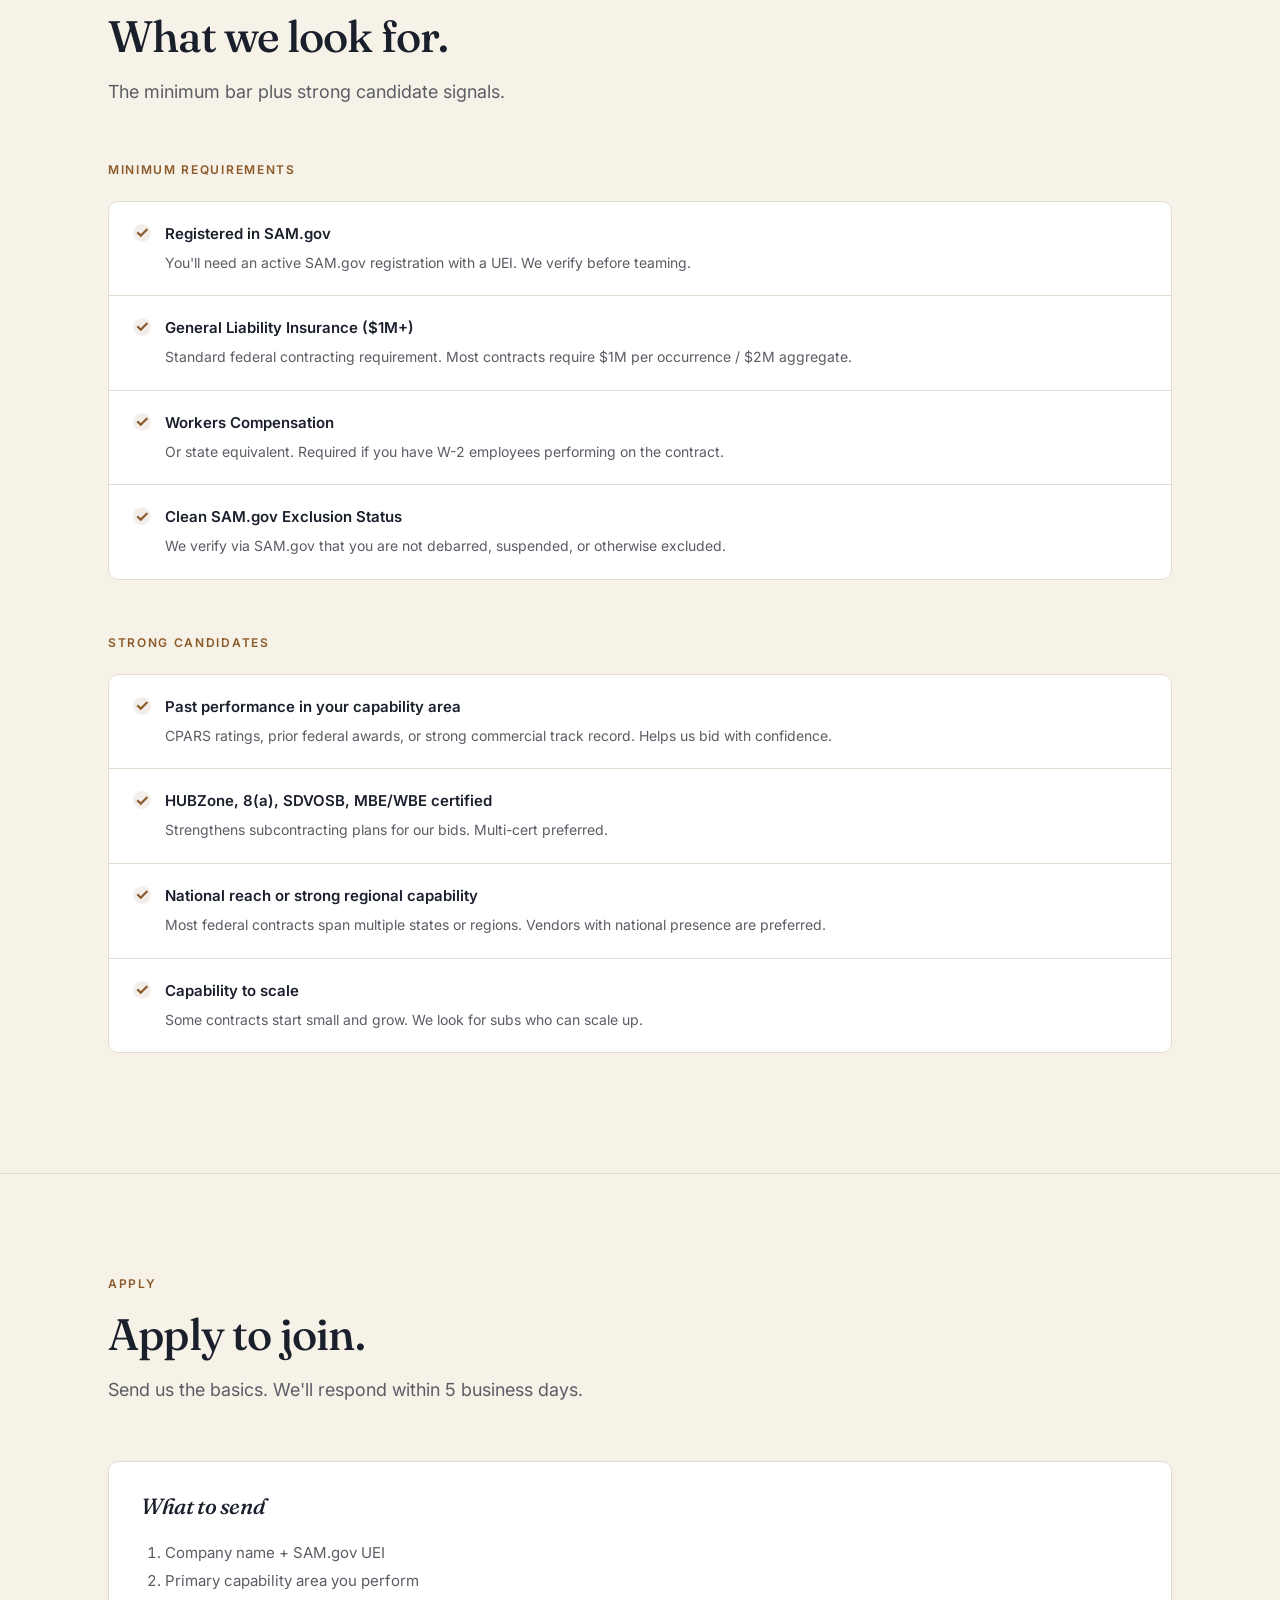
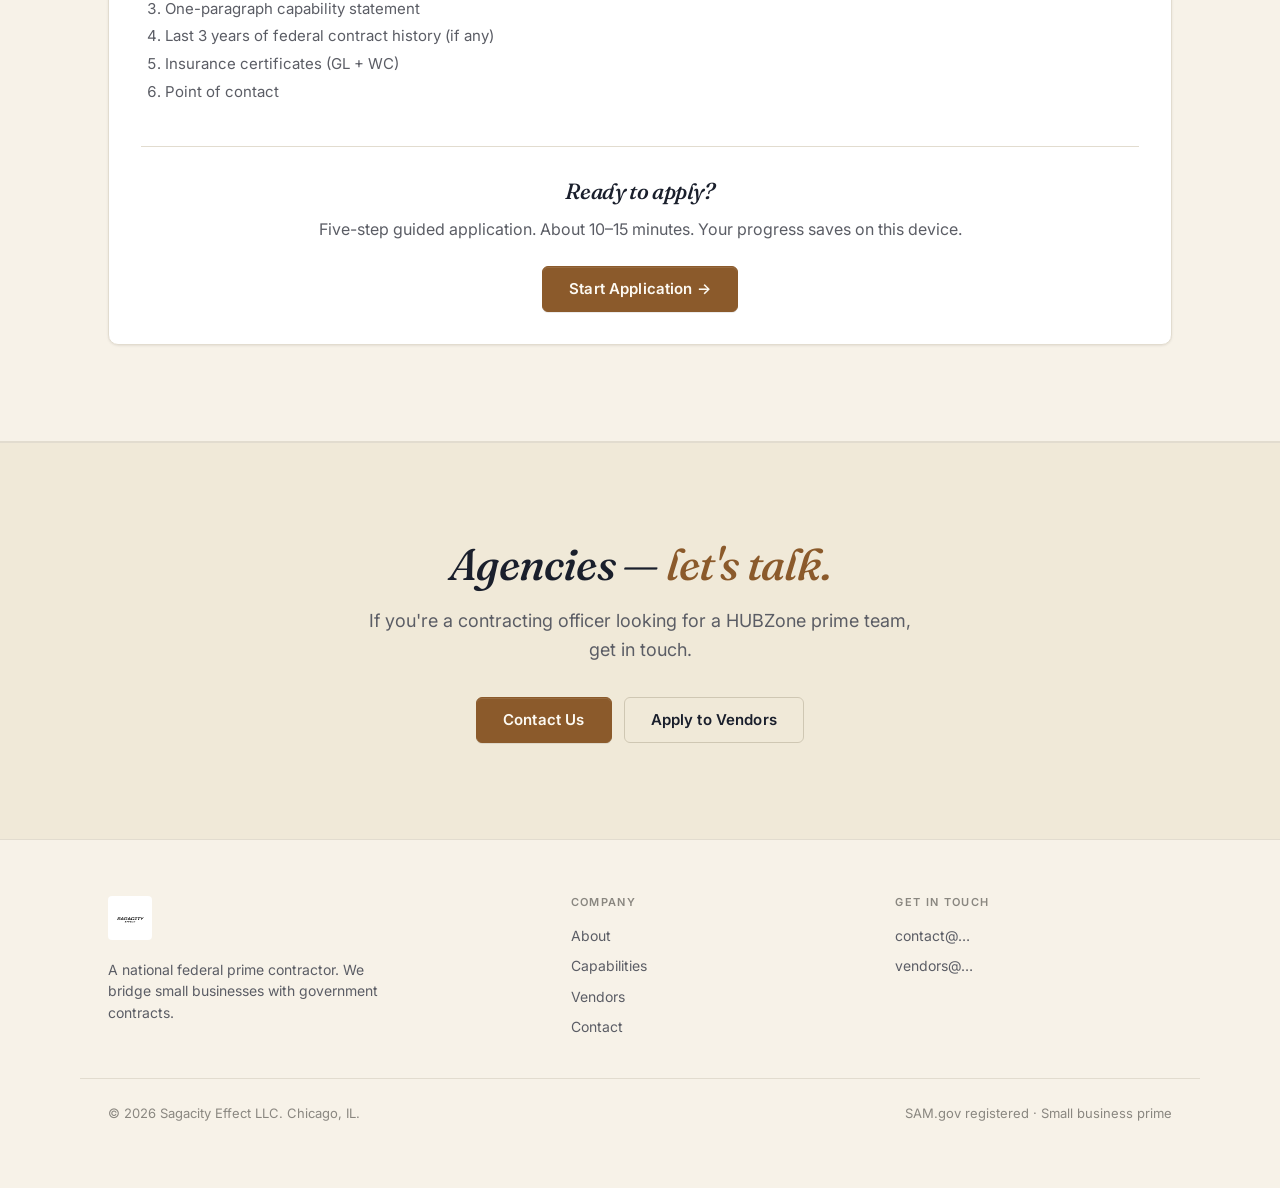
<file: vendors.html>
<!DOCTYPE html>
<html lang="en" data-theme="light">
<head>
  <meta charset="UTF-8" />
  <meta name="viewport" content="width=device-width, initial-scale=1.0" />
  <title>Vendors — Sagacity Effect LLC</title>
  <meta name="description" content="Vendors — apply to join Sagacity Effect's subcontractor network. Federal contract work for qualified small businesses. No fees. Pay for delivery." />
  <meta name="theme-color" content="#f7f2e8" media="(prefers-color-scheme: light)" />
  <meta name="theme-color" content="#15110b" media="(prefers-color-scheme: dark)" />
  <link rel="icon" type="image/svg+xml" href="data:image/svg+xml,%3Csvg xmlns='http://www.w3.org/2000/svg' viewBox='0 0 100 100'%3E%3Crect width='100' height='100' fill='%238b5a2b'/%3E%3Ctext x='50' y='65' font-family='serif' font-size='52' font-weight='600' font-style='italic' fill='%23fdfaf3' text-anchor='middle'%3ES%3C/text%3E%3C/svg%3E" />
  <script>
    (function() {
      try {
        var saved = localStorage.getItem('sagacity-theme');
        var theme = saved || (window.matchMedia('(prefers-color-scheme: dark)').matches ? 'dark' : 'light');
        document.documentElement.setAttribute('data-theme', theme);
      } catch (e) {
        document.documentElement.setAttribute('data-theme', 'light');
      }
    })();
  </script>
  <link rel="preconnect" href="https://fonts.googleapis.com" />
  <link rel="preconnect" href="https://fonts.gstatic.com" crossorigin />
  <link href="https://fonts.googleapis.com/css2?family=Fraunces:ital,opsz,wght@0,9..144,400;0,9..144,500;0,9..144,600;0,9..144,700;1,9..144,400;1,9..144,500&family=Inter:wght@400;500;600;700&family=JetBrains+Mono:wght@400;500&display=swap" rel="stylesheet" />
  <link rel="stylesheet" href="styles.css" />
</head>
<body>
  <a class="skip-link" href="#main">Skip to main content</a>

  <header class="site-header">
    <div class="container">
      <a href="index.html" class="brand" aria-label="Sagacity Effect LLC — Home">
        <img src="assets/logo-original.jpg" alt="Sagacity Effect logo" class="brand-img" width="200" height="auto" />
      </a>
      <button class="nav-toggle" aria-expanded="false" aria-label="Toggle navigation">Menu</button>
      <nav>
        <ul class="nav-list">
          <li><a href="index.html">Home</a></li>
          <li><a href="about.html">About</a></li>
          <li><a href="capabilities.html">Capabilities</a></li>
          <li><a href="vendors.html" class="active">Vendors</a></li>
          <li><a href="contact.html">Contact</a></li>
          <li>
            <button class="theme-toggle" type="button" aria-label="Toggle dark mode" title="Toggle dark mode">
              <svg class="icon-sun" viewBox="0 0 24 24" width="18" height="18" fill="none" stroke="currentColor" stroke-width="2" stroke-linecap="round" stroke-linejoin="round" aria-hidden="true"><circle cx="12" cy="12" r="4"/><path d="M12 2v2M12 20v2M4.93 4.93l1.41 1.41M17.66 17.66l1.41 1.41M2 12h2M20 12h2M4.93 19.07l1.41-1.41M17.66 6.34l1.41-1.41"/></svg>
              <svg class="icon-moon" viewBox="0 0 24 24" width="18" height="18" fill="none" stroke="currentColor" stroke-width="2" stroke-linecap="round" stroke-linejoin="round" aria-hidden="true"><path d="M21 12.79A9 9 0 1 1 11.21 3 7 7 0 0 0 21 12.79z"/></svg>
            </button>
          </li>
        </ul>
      </nav>
    </div>
  </header>

  <main id="main">

    <section class="page-hero">
      <div class="container">
        <p class="eyebrow">For Vendors</p>
        <h1>Federal contract work for <span class="accent">qualified vendors.</span></h1>
        <p class="lede">We win contracts. We need subs. That's the relationship — built on performance, not promises.</p>
      </div>
    </section>

    <section>
      <div class="container">
        <span class="section-eyebrow">Why join our network</span>
        <h2>Access to federal RFPs <span class="accent">you'd never see alone.</span></h2>
        <p class="section-lede">Most small businesses never see federal contract opportunities. We do — and we team the work to qualified vendors like you.</p>

        <div class="two-col">
          <div class="panel">
            <h3>What you get</h3>
            <ul>
              <li>Access to federal RFPs you'd never see on your own</li>
              <li>Match with contracts in your capability area</li>
              <li>Pay for delivery — never for promises</li>
              <li>Prime contract management handled by us</li>
              <li>No commission fees on contract awards</li>
              <li>Subcontracting terms handled through standard FAR-compliant agreements</li>
            </ul>
          </div>
          <div class="panel">
            <h3>What we expect</h3>
            <ul>
              <li>You deliver the service you proposed</li>
              <li>You meet reporting and compliance requirements</li>
              <li>You carry required insurance (GL + workers comp)</li>
              <li>You respond to sub work-share requests promptly</li>
              <li>You stay current in SAM.gov</li>
              <li>You don't double-team competing primes without disclosure</li>
            </ul>
          </div>
        </div>

        <blockquote class="pull-quote">
          <strong>No fees to apply.</strong> We pay you for the work you deliver.
        </blockquote>
      </div>
    </section>

    <section>
      <div class="container">
        <span class="section-eyebrow">Requirements</span>
        <h2>What we look for.</h2>
        <p class="section-lede">The minimum bar plus strong candidate signals.</p>

        <h3 style="font-family: var(--font-sans); font-size: 12px; font-weight: 600; letter-spacing: 0.14em; text-transform: uppercase; color: var(--accent); margin: 40px 0 16px;">Minimum Requirements</h3>
        <ul class="req-list">
          <li>
            <strong>Registered in SAM.gov</strong>
            <span>You'll need an active SAM.gov registration with a UEI. We verify before teaming.</span>
          </li>
          <li>
            <strong>General Liability Insurance ($1M+)</strong>
            <span>Standard federal contracting requirement. Most contracts require $1M per occurrence / $2M aggregate.</span>
          </li>
          <li>
            <strong>Workers Compensation</strong>
            <span>Or state equivalent. Required if you have W-2 employees performing on the contract.</span>
          </li>
          <li>
            <strong>Clean SAM.gov Exclusion Status</strong>
            <span>We verify via SAM.gov that you are not debarred, suspended, or otherwise excluded.</span>
          </li>
        </ul>

        <h3 style="font-family: var(--font-sans); font-size: 12px; font-weight: 600; letter-spacing: 0.14em; text-transform: uppercase; color: var(--accent); margin: 56px 0 16px;">Strong Candidates</h3>
        <ul class="req-list">
          <li>
            <strong>Past performance in your capability area</strong>
            <span>CPARS ratings, prior federal awards, or strong commercial track record. Helps us bid with confidence.</span>
          </li>
          <li>
            <strong>HUBZone, 8(a), SDVOSB, MBE/WBE certified</strong>
            <span>Strengthens subcontracting plans for our bids. Multi-cert preferred.</span>
          </li>
          <li>
            <strong>National reach or strong regional capability</strong>
            <span>Most federal contracts span multiple states or regions. Vendors with national presence are preferred.</span>
          </li>
          <li>
            <strong>Capability to scale</strong>
            <span>Some contracts start small and grow. We look for subs who can scale up.</span>
          </li>
        </ul>
      </div>
    </section>

    <section>
      <div class="container">
        <span class="section-eyebrow">Apply</span>
        <h2>Apply to join.</h2>
        <p class="section-lede">Send us the basics. We'll respond within 5 business days.</p>

        <div class="panel">
          <h3>What to send</h3>
          <ol style="list-style: decimal; padding-left: 24px; color: var(--fg-muted); font-size: 15px; line-height: 1.85;">
            <li>Company name + SAM.gov UEI</li>
            <li>Primary capability area you perform</li>
            <li>One-paragraph capability statement</li>
            <li>Last 3 years of federal contract history (if any)</li>
            <li>Insurance certificates (GL + WC)</li>
            <li>Point of contact</li>
          </ol>
          <div style="text-align: center; margin-top: 40px; padding-top: 32px; border-top: 1px solid var(--border);">
            <h3 style="margin-bottom: 12px; font-style: italic;">Ready to apply?</h3>
            <p style="margin-bottom: 24px;">Five-step guided application. About 10–15 minutes. Your progress saves on this device.</p>
            <a href="apply.html" class="btn btn-primary">Start Application →</a>
          </div>
        </div>
      </div>
    </section>

    <section class="cta-strip">
      <div class="container">
        <h2>Agencies — <span class="accent">let's talk.</span></h2>
        <p>If you're a contracting officer looking for a HUBZone prime team, get in touch.</p>
        <div class="actions">
          <a href="contact.html" class="btn btn-primary">Contact Us</a>
          <a href="apply.html" class="btn btn-secondary">Apply to Vendors</a>
        </div>
      </div>
    </section>

  </main>

  <footer class="site-footer">
    <div class="container">
      <div class="footer-brand">
        <a href="index.html" class="brand" aria-label="Sagacity Effect LLC — Home">
          <img src="assets/logo-original.jpg" alt="Sagacity Effect logo" class="brand-img" width="180" height="auto" />
        </a>
        <p>A national federal prime contractor. We bridge small businesses with government contracts.</p>
      </div>
      <div>
        <h4>Company</h4>
        <ul>
          <li><a href="about.html">About</a></li>
          <li><a href="capabilities.html">Capabilities</a></li>
          <li><a href="vendors.html">Vendors</a></li>
          <li><a href="contact.html">Contact</a></li>
        </ul>
      </div>
      <div>
        <h4>Get in touch</h4>
        <ul>
          <li><a href="mailto:contact@sagacityeffect.com">contact@…</a></li>
          <li><a href="mailto:vendors@sagacityeffect.com">vendors@…</a></li>
        </ul>
      </div>
    </div>
    <div class="container footer-bottom">
      <span>© 2026 Sagacity Effect LLC. Chicago, IL.</span>
      <span>SAM.gov registered · Small business prime</span>
    </div>
  </footer>

  <script src="script.js"></script>
</body>
</html>
</file>
<file: styles.css>
/* Sagacity Effect LLC — base stylesheet
   Design system: warm-neutral "cozy corporate" with light + dark themes.
   Typography: Fraunces serif headlines, Inter body, JetBrains Mono accents. */

/* ============================================================
   THEME VARIABLES
   Default is light. Dark theme applied via [data-theme="dark"]
   on <html>. Set by inline script in <head> before paint to
   prevent flash.
   ============================================================ */

:root,
[data-theme="light"] {
  --bg:           #f7f2e8;   /* warm cream paper */
  --bg-elev:      #ffffff;   /* elevated card surface */
  --fg:           #1a1f2c;   /* deep navy-charcoal text */
  --fg-muted:     #5b5d65;   /* secondary text */
  --fg-subtle:    #8a8780;   /* tertiary, labels, captions */
  --border:       #e2dccf;   /* subtle warm gray-tan */
  --border-strong:#cfc7b3;   /* stronger divider */
  --surface:      #fdfaf3;   /* slightly lighter than bg */
  --surface-2:    #f0e9d8;   /* slightly darker accent surface */
  --accent:       #8b5a2b;   /* warm copper */
  --accent-hover: #6d4520;   /* deeper copper on hover */
  --accent-fg:    #fdfaf3;   /* text on accent */
  --accent-soft:  rgba(139, 90, 43, 0.10);
  --shadow-sm:    0 1px 2px rgba(60, 40, 20, 0.04),
                  0 1px 3px rgba(60, 40, 20, 0.06);
  --shadow-md:    0 4px 12px rgba(60, 40, 20, 0.06),
                  0 2px 4px rgba(60, 40, 20, 0.04);
  --shadow-lg:    0 16px 40px rgba(60, 40, 20, 0.10),
                  0 4px 12px rgba(60, 40, 20, 0.06);
  --noise-opacity: 0.025;
}

[data-theme="dark"] {
  --bg:           #15110b;   /* deep warm brown-black */
  --bg-elev:      #1f1a14;   /* elevated surface */
  --fg:           #f4ede0;   /* warm cream */
  --fg-muted:     #b0a899;   /* secondary */
  --fg-subtle:    #7a7468;   /* tertiary */
  --border:       #2a2520;
  --border-strong:#3d362d;
  --surface:      #1c1814;
  --surface-2:    #251f19;
  --accent:       #d4a574;   /* warm amber */
  --accent-hover: #e0b687;
  --accent-fg:    #15110b;
  --accent-soft:  rgba(212, 165, 116, 0.14);
  --shadow-sm:    0 1px 2px rgba(0, 0, 0, 0.30);
  --shadow-md:    0 4px 12px rgba(0, 0, 0, 0.40),
                  0 2px 4px rgba(0, 0, 0, 0.30);
  --shadow-lg:    0 16px 40px rgba(0, 0, 0, 0.50),
                  0 4px 12px rgba(0, 0, 0, 0.30);
  --noise-opacity: 0.04;
}

/* ============================================================
   TOKENS
   ============================================================ */

:root {
  --max-w:        1120px;
  --gap:          32px;
  --radius-sm:    6px;
  --radius:       10px;
  --radius-lg:    16px;
  --transition:   220ms cubic-bezier(0.4, 0, 0.2, 1);

  --font-serif:   "Fraunces", "Iowan Old Style", Georgia, "Times New Roman", serif;
  --font-sans:    "Inter", -apple-system, BlinkMacSystemFont, "Segoe UI",
                  "Helvetica Neue", Arial, sans-serif;
  --font-mono:    "JetBrains Mono", "SF Mono", Menlo, Consolas, monospace;
}

/* ============================================================
   RESET
   ============================================================ */

*, *::before, *::after {
  box-sizing: border-box;
  margin: 0;
  padding: 0;
}

html {
  scroll-behavior: smooth;
  -webkit-font-smoothing: antialiased;
  -moz-osx-font-smoothing: grayscale;
  color-scheme: light dark;
  text-rendering: optimizeLegibility;
}

body {
  font-family: var(--font-sans);
  font-size: 16px;
  line-height: 1.6;
  color: var(--fg);
  background: var(--bg);
  font-weight: 400;
  min-height: 100vh;
  position: relative;
  transition: background-color var(--transition), color var(--transition);
}

/* Subtle paper-grain noise overlay for "cozy" tactile feel. */
body::before {
  content: "";
  position: fixed;
  inset: 0;
  pointer-events: none;
  z-index: 1;
  opacity: var(--noise-opacity);
  background-image: url("data:image/svg+xml;utf8,<svg xmlns='http://www.w3.org/2000/svg' width='200' height='200'><filter id='n'><feTurbulence type='fractalNoise' baseFrequency='0.9' numOctaves='2' stitchTiles='stitch'/><feColorMatrix values='0 0 0 0 0  0 0 0 0 0  0 0 0 0 0  0 0 0 0.5 0'/></filter><rect width='100%' height='100%' filter='url(%23n)'/></svg>");
  background-size: 200px 200px;
  mix-blend-mode: multiply;
}
[data-theme="dark"] body::before {
  mix-blend-mode: screen;
}

img, svg {
  max-width: 100%;
  display: block;
}

a {
  color: var(--accent);
  text-decoration: underline;
  text-underline-offset: 3px;
  text-decoration-thickness: 1px;
  text-decoration-color: var(--accent-soft);
  transition: color var(--transition), text-decoration-color var(--transition);
}
a:hover {
  text-decoration-color: var(--accent);
}

::selection {
  background: var(--accent-soft);
  color: var(--fg);
}

/* ============================================================
   SKIP LINK
   ============================================================ */

.skip-link {
  position: absolute;
  left: -9999px;
  top: 0;
  background: var(--accent);
  color: var(--accent-fg);
  padding: 12px 20px;
  z-index: 100;
  text-decoration: none;
  font-weight: 600;
  border-radius: 0 0 var(--radius) 0;
}
.skip-link:focus { left: 0; }

/* ============================================================
   LAYOUT
   ============================================================ */

.container {
  max-width: var(--max-w);
  margin: 0 auto;
  padding: 0 28px;
  position: relative;
  z-index: 2;
}

/* ============================================================
   HEADER
   ============================================================ */

.site-header {
  border-bottom: 1px solid var(--border);
  background: color-mix(in srgb, var(--bg) 92%, transparent);
  -webkit-backdrop-filter: saturate(160%) blur(10px);
  backdrop-filter: saturate(160%) blur(10px);
  position: sticky;
  top: 0;
  z-index: 50;
}
.site-header .container {
  display: flex;
  align-items: center;
  justify-content: space-between;
  gap: 24px;
  padding-top: 18px;
  padding-bottom: 18px;
}
.brand {
  display: inline-flex;
  align-items: center;
  text-decoration: none;
  color: var(--fg);
  flex-shrink: 0;
}
.brand-img {
  height: 44px;
  width: auto;
  display: block;
  border-radius: 4px;
}
@media (max-width: 600px) {
  .brand-img { height: 36px; }
}
.nav-toggle {
  display: none;
  background: var(--surface);
  border: 1px solid var(--border);
  padding: 8px 14px;
  font-family: inherit;
  font-size: 14px;
  color: var(--fg);
  cursor: pointer;
  border-radius: var(--radius-sm);
  font-weight: 500;
  transition: background var(--transition);
}
.nav-toggle:hover { background: var(--surface-2); }
.nav-list {
  display: flex;
  list-style: none;
  gap: 32px;
  align-items: center;
}
.nav-list a {
  text-decoration: none;
  font-size: 14px;
  font-weight: 500;
  letter-spacing: 0.01em;
  color: var(--fg-muted);
  padding: 4px 0;
  border-bottom: 1.5px solid transparent;
  transition: color var(--transition), border-color var(--transition);
}
.nav-list a:hover { color: var(--fg); }
.nav-list a.active {
  color: var(--fg);
  border-bottom-color: var(--accent);
}

@media (max-width: 760px) {
  .nav-toggle { display: block; }
  .nav-list {
    display: none;
    position: absolute;
    top: 100%;
    left: 0;
    right: 0;
    flex-direction: column;
    gap: 0;
    background: var(--bg);
    border-bottom: 1px solid var(--border);
    padding: 8px 28px 16px;
    align-items: stretch;
  }
  .nav-list.open { display: flex; }
  .nav-list li { padding: 8px 0; border-bottom: 1px solid var(--border); }
  .nav-list li:last-child { border-bottom: none; }
  .nav-list a { display: block; padding: 8px 0; }
}

/* ============================================================
   THEME TOGGLE
   ============================================================ */

.theme-toggle {
  display: inline-flex;
  align-items: center;
  justify-content: center;
  width: 38px;
  height: 38px;
  background: var(--surface);
  border: 1px solid var(--border);
  border-radius: var(--radius-sm);
  color: var(--fg-muted);
  cursor: pointer;
  font-family: inherit;
  transition: background var(--transition), color var(--transition),
              border-color var(--transition);
}
.theme-toggle:hover {
  background: var(--surface-2);
  color: var(--accent);
  border-color: var(--border-strong);
}
.theme-toggle:focus-visible {
  outline: 2px solid var(--accent);
  outline-offset: 2px;
}
.theme-toggle svg { display: block; }
[data-theme="light"] .theme-toggle .icon-sun  { display: none; }
[data-theme="light"] .theme-toggle .icon-moon { display: block; }
[data-theme="dark"]  .theme-toggle .icon-sun  { display: block; }
[data-theme="dark"]  .theme-toggle .icon-moon { display: none; }

/* ============================================================
   TYPOGRAPHY (display)
   ============================================================ */

h1, h2, h3, h4 {
  font-family: var(--font-serif);
  font-weight: 500;
  letter-spacing: -0.018em;
  line-height: 1.15;
  color: var(--fg);
}

h1 { font-size: clamp(40px, 5.5vw, 68px); }
h2 { font-size: clamp(30px, 4vw, 44px); }
h3 { font-size: clamp(20px, 2vw, 24px); }
h4 { font-size: 18px; font-weight: 600; }

p { color: var(--fg-muted); line-height: 1.65; }

code, kbd {
  font-family: var(--font-mono);
  font-size: 0.875em;
  background: var(--surface-2);
  padding: 0.15em 0.4em;
  border-radius: 4px;
  color: var(--accent);
}

/* ============================================================
   HERO (two-column, image right)
   ============================================================ */

.hero {
  padding: 80px 0 100px;
  border-bottom: 1px solid var(--border);
  position: relative;
  overflow: hidden;
}
.hero-grid {
  display: grid;
  grid-template-columns: 1.1fr 0.9fr;
  gap: 64px;
  align-items: center;
}
.hero-eyebrow {
  display: inline-block;
  font-family: var(--font-sans);
  font-size: 12px;
  font-weight: 600;
  letter-spacing: 0.14em;
  text-transform: uppercase;
  color: var(--accent);
  margin-bottom: 20px;
  padding: 6px 12px;
  background: var(--accent-soft);
  border-radius: 999px;
}
.hero h1 {
  font-style: italic;
  margin-bottom: 24px;
  max-width: 12ch;
}
.hero h1 .accent { color: var(--accent); font-style: italic; }
.hero .lede {
  font-size: 19px;
  color: var(--fg-muted);
  max-width: 540px;
  margin: 0 0 36px;
  line-height: 1.6;
}
.hero-actions {
  display: flex;
  gap: 12px;
  flex-wrap: wrap;
  align-items: center;
}
.hero-meta {
  margin-top: 40px;
  display: flex;
  gap: 24px;
  flex-wrap: wrap;
  font-size: 13px;
  color: var(--fg-subtle);
  font-family: var(--font-mono);
}
.hero-meta span {
  display: inline-flex;
  align-items: center;
  gap: 6px;
}
.hero-meta span::before {
  content: "";
  display: inline-block;
  width: 6px;
  height: 6px;
  background: var(--accent);
  border-radius: 50%;
}
.hero-image {
  border-radius: var(--radius-lg);
  overflow: hidden;
  box-shadow: var(--shadow-lg);
  border: 1px solid var(--border);
  aspect-ratio: 4 / 5;
  position: relative;
}
.hero-image img {
  width: 100%;
  height: 100%;
  object-fit: cover;
  display: block;
}
.hero-image::after {
  content: "";
  position: absolute;
  inset: 0;
  background: linear-gradient(180deg, transparent 60%, rgba(0,0,0,0.15));
  pointer-events: none;
}
@media (max-width: 880px) {
  .hero { padding: 56px 0 72px; }
  .hero-grid { grid-template-columns: 1fr; gap: 40px; }
  .hero h1 { max-width: none; }
  .hero-image { aspect-ratio: 16 / 10; order: -1; }
}

/* ============================================================
   BUTTONS
   ============================================================ */

.btn {
  display: inline-flex;
  align-items: center;
  gap: 8px;
  padding: 13px 26px;
  border-radius: var(--radius-sm);
  font-weight: 600;
  font-size: 15px;
  font-family: var(--font-sans);
  text-decoration: none;
  border: 1.5px solid transparent;
  cursor: pointer;
  transition: background var(--transition), color var(--transition),
              border-color var(--transition), transform var(--transition);
  letter-spacing: 0.01em;
  line-height: 1.2;
}
.btn:active { transform: translateY(1px); }
.btn-primary {
  background: var(--accent);
  color: var(--accent-fg);
  border-color: var(--accent);
  box-shadow: 0 1px 0 rgba(0,0,0,0.08), inset 0 1px 0 rgba(255,255,255,0.1);
}
.btn-primary:hover { background: var(--accent-hover); border-color: var(--accent-hover); }
.btn-secondary {
  background: transparent;
  color: var(--fg);
  border-color: var(--border-strong);
}
.btn-secondary:hover { background: var(--surface-2); border-color: var(--fg); }
.btn-ghost {
  background: transparent;
  color: var(--fg-muted);
  border: none;
  padding: 13px 8px;
  text-decoration: none;
  font-weight: 500;
}
.btn-ghost:hover { color: var(--accent); }

/* ============================================================
   SECTIONS
   ============================================================ */

section {
  padding: 96px 0;
  border-bottom: 1px solid var(--border);
  position: relative;
}
section:last-of-type { border-bottom: none; }
section .section-eyebrow {
  display: inline-block;
  font-family: var(--font-sans);
  font-size: 12px;
  font-weight: 600;
  letter-spacing: 0.14em;
  text-transform: uppercase;
  color: var(--accent);
  margin-bottom: 16px;
}
section h2 {
  margin-bottom: 16px;
  max-width: 22ch;
}
section h2 .accent { color: var(--accent); font-style: italic; }
section .section-lede {
  font-size: 18px;
  color: var(--fg-muted);
  max-width: 640px;
  margin-bottom: 56px;
  line-height: 1.6;
}

/* ============================================================
   WHY GRID (3 columns)
   ============================================================ */

.why-grid {
  display: grid;
  grid-template-columns: repeat(3, 1fr);
  gap: 32px;
  margin-top: 48px;
}
.why-card {
  padding: 32px;
  background: var(--bg-elev);
  border: 1px solid var(--border);
  border-radius: var(--radius);
  box-shadow: var(--shadow-sm);
  transition: transform var(--transition), box-shadow var(--transition);
}
.why-card:hover {
  transform: translateY(-2px);
  box-shadow: var(--shadow-md);
}
.why-card .num {
  font-family: var(--font-mono);
  font-size: 13px;
  color: var(--accent);
  letter-spacing: 0.08em;
  margin-bottom: 20px;
  display: block;
}
.why-card h3 {
  margin-bottom: 12px;
  font-style: italic;
}
.why-card p {
  font-size: 15px;
  line-height: 1.65;
}
@media (max-width: 880px) {
  .why-grid { grid-template-columns: 1fr; gap: 20px; }
}

/* ============================================================
   STEPS (4 columns)
   ============================================================ */

.steps {
  display: grid;
  grid-template-columns: repeat(4, 1fr);
  gap: 32px;
  counter-reset: step;
  margin-top: 48px;
}
.step {
  position: relative;
  padding: 32px 24px 24px;
  background: var(--bg-elev);
  border: 1px solid var(--border);
  border-radius: var(--radius);
  counter-increment: step;
}
.step::before {
  content: counter(step, decimal-leading-zero);
  position: absolute;
  top: 24px;
  right: 24px;
  font-family: var(--font-mono);
  font-size: 13px;
  color: var(--accent);
  font-weight: 500;
  letter-spacing: 0.06em;
}
.step h3 {
  font-size: 19px;
  font-style: italic;
  margin-bottom: 10px;
  margin-top: 32px;
}
.step p {
  font-size: 14px;
  line-height: 1.6;
}
@media (max-width: 960px) {
  .steps { grid-template-columns: repeat(2, 1fr); }
}
@media (max-width: 540px) {
  .steps { grid-template-columns: 1fr; gap: 16px; }
}

/* ============================================================
   CTA STRIP
   ============================================================ */

.cta-strip {
  text-align: center;
  padding: 96px 0;
  background: var(--surface-2);
  border-top: 1px solid var(--border);
  border-bottom: none;
  position: relative;
}
.cta-strip h2 {
  color: var(--fg);
  margin: 0 auto 16px;
  font-style: italic;
  max-width: 24ch;
}
.cta-strip p {
  color: var(--fg-muted);
  font-size: 18px;
  margin: 0 auto 32px;
  max-width: 560px;
}
.cta-strip .actions {
  display: flex;
  gap: 12px;
  justify-content: center;
  flex-wrap: wrap;
}

/* ============================================================
   ABOUT / STORY
   ============================================================ */

.story {
  display: grid;
  grid-template-columns: 1fr 1.2fr;
  gap: 64px;
  align-items: start;
}
.story-img {
  border-radius: var(--radius-lg);
  overflow: hidden;
  box-shadow: var(--shadow-md);
  border: 1px solid var(--border);
  aspect-ratio: 4 / 5;
}
.story-img img {
  width: 100%;
  height: 100%;
  object-fit: cover;
  display: block;
}
.story-copy h3 {
  font-family: var(--font-sans);
  font-size: 12px;
  font-weight: 600;
  letter-spacing: 0.14em;
  text-transform: uppercase;
  color: var(--accent);
  margin: 32px 0 12px;
}
.story-copy h3:first-child { margin-top: 0; }
.story-copy p {
  font-size: 16px;
  line-height: 1.7;
  margin-bottom: 16px;
  color: var(--fg-muted);
}
.story-copy p:last-child { margin-bottom: 0; }
@media (max-width: 880px) {
  .story { grid-template-columns: 1fr; gap: 32px; }
  .story-img { aspect-ratio: 16 / 10; }
  .story-img-wide { aspect-ratio: 16 / 10; }
}

/* ============================================================
   PULL QUOTE
   ============================================================ */

.pull-quote {
  font-family: var(--font-serif);
  font-size: clamp(22px, 2.6vw, 30px);
  line-height: 1.4;
  font-weight: 500;
  font-style: italic;
  border-left: 3px solid var(--accent);
  padding: 8px 0 8px 28px;
  margin: 32px 0;
  color: var(--fg);
}

/* ============================================================
   CAPABILITIES TABLE
   ============================================================ */

.cap-table {
  width: 100%;
  border-collapse: collapse;
  margin: 32px 0 48px;
  font-size: 14px;
  background: var(--bg-elev);
  border: 1px solid var(--border);
  border-radius: var(--radius);
  overflow: hidden;
  box-shadow: var(--shadow-sm);
}
.cap-table th,
.cap-table td {
  text-align: left;
  padding: 18px 20px;
  border-bottom: 1px solid var(--border);
  vertical-align: top;
}
.cap-table tr:last-child td { border-bottom: none; }
.cap-table th {
  font-family: var(--font-sans);
  font-weight: 600;
  font-size: 11px;
  letter-spacing: 0.1em;
  text-transform: uppercase;
  color: var(--fg-subtle);
  background: var(--surface);
}
.cap-table td code {
  font-size: 12px;
  background: var(--accent-soft);
  color: var(--accent);
  padding: 3px 8px;
  border-radius: 4px;
  font-weight: 500;
}
.cap-table strong { color: var(--fg); font-weight: 600; }

/* ============================================================
   TWO COL PANELS
   ============================================================ */

.two-col {
  display: grid;
  grid-template-columns: 1fr 1fr;
  gap: 32px;
  margin: 48px 0;
}
.panel {
  padding: 32px;
  background: var(--bg-elev);
  border: 1px solid var(--border);
  border-radius: var(--radius);
  box-shadow: var(--shadow-sm);
}
.panel h3 {
  font-style: italic;
  margin-bottom: 20px;
  font-size: 22px;
}
.panel ul {
  list-style: none;
}
.panel ul li {
  padding: 8px 0 8px 24px;
  position: relative;
  font-size: 15px;
  color: var(--fg-muted);
  line-height: 1.6;
  border-bottom: 1px solid var(--border);
}
.panel ul li:last-child { border-bottom: none; }
.panel ul li::before {
  content: "→";
  position: absolute;
  left: 0;
  top: 8px;
  color: var(--accent);
  font-weight: 600;
}
@media (max-width: 880px) {
  .two-col { grid-template-columns: 1fr; gap: 20px; }
}

/* ============================================================
   REQUIREMENTS LIST
   ============================================================ */

.req-list {
  list-style: none;
  margin: 24px 0;
  background: var(--bg-elev);
  border: 1px solid var(--border);
  border-radius: var(--radius);
  overflow: hidden;
}
.req-list > li {
  padding: 20px 24px 20px 56px;
  border-bottom: 1px solid var(--border);
  position: relative;
}
.req-list > li:last-child { border-bottom: none; }
.req-list > li::before {
  content: "✓";
  position: absolute;
  left: 24px;
  top: 22px;
  color: var(--accent);
  font-weight: 700;
  font-size: 16px;
  width: 18px;
  height: 18px;
  display: flex;
  align-items: center;
  justify-content: center;
  background: var(--accent-soft);
  border-radius: 50%;
}
.req-list > li strong {
  display: block;
  font-family: var(--font-sans);
  font-weight: 600;
  color: var(--fg);
  margin-bottom: 4px;
  font-size: 15px;
}
.req-list > li span {
  color: var(--fg-muted);
  font-size: 14px;
  line-height: 1.55;
}

/* ============================================================
   CONTACT
   ============================================================ */

.contact-grid {
  display: grid;
  grid-template-columns: 1fr 1fr;
  gap: 24px;
  margin-bottom: 24px;
}
.contact-card {
  padding: 32px;
  background: var(--bg-elev);
  border: 1px solid var(--border);
  border-radius: var(--radius);
  box-shadow: var(--shadow-sm);
  transition: border-color var(--transition), transform var(--transition);
}
.contact-card:hover {
  border-color: var(--accent);
  transform: translateY(-1px);
}
.contact-card h3 {
  font-size: 18px;
  font-style: italic;
  margin-bottom: 10px;
}
.contact-card > p {
  font-size: 14px;
  color: var(--fg-muted);
  margin-bottom: 16px;
  line-height: 1.55;
}
.contact-card .email {
  display: inline-block;
  font-family: var(--font-mono);
  font-size: 14px;
  color: var(--accent);
  text-decoration: none;
  font-weight: 500;
  border-bottom: 1px solid var(--accent-soft);
  padding-bottom: 1px;
}
.contact-card .email:hover { border-bottom-color: var(--accent); }
@media (max-width: 720px) {
  .contact-grid { grid-template-columns: 1fr; gap: 16px; }
}

.address-block {
  margin-top: 24px;
  padding: 28px 32px;
  background: var(--surface);
  border: 1px solid var(--border);
  border-radius: var(--radius);
  font-family: var(--font-mono);
  font-size: 13px;
  line-height: 1.7;
  color: var(--fg);
  display: grid;
  grid-template-columns: auto 1fr;
  gap: 24px;
  align-items: start;
}
.address-block .label {
  font-family: var(--font-sans);
  font-size: 11px;
  text-transform: uppercase;
  letter-spacing: 0.12em;
  color: var(--fg-subtle);
  font-weight: 600;
  padding-top: 4px;
}
@media (max-width: 540px) {
  .address-block { grid-template-columns: 1fr; gap: 12px; }
}

/* ============================================================
   FOOTER
   ============================================================ */

.site-footer {
  border-top: 1px solid var(--border);
  padding: 56px 0 32px;
  font-size: 14px;
  color: var(--fg-muted);
  background: var(--bg);
  position: relative;
  z-index: 2;
}
.site-footer .container {
  display: grid;
  grid-template-columns: 1.5fr 1fr 1fr;
  gap: 48px;
  margin-bottom: 32px;
}
.site-footer .footer-brand p {
  font-size: 14px;
  color: var(--fg-muted);
  margin-top: 12px;
  line-height: 1.55;
  max-width: 32ch;
}
.site-footer h4 {
  font-family: var(--font-sans);
  font-size: 11px;
  text-transform: uppercase;
  letter-spacing: 0.12em;
  color: var(--fg-subtle);
  font-weight: 600;
  margin-bottom: 16px;
}
.site-footer ul { list-style: none; }
.site-footer ul li { margin-bottom: 8px; }
.site-footer a {
  color: var(--fg-muted);
  text-decoration: none;
  font-size: 14px;
}
.site-footer a:hover { color: var(--accent); }
.site-footer .footer-bottom {
  display: flex;
  justify-content: space-between;
  align-items: center;
  flex-wrap: wrap;
  gap: 16px;
  padding-top: 24px;
  border-top: 1px solid var(--border);
  font-size: 13px;
  color: var(--fg-subtle);
}
@media (max-width: 720px) {
  .site-footer .container { grid-template-columns: 1fr; gap: 32px; }
}

/* ============================================================
   PAGE HERO (sub pages)
   ============================================================ */

.page-hero {
  padding: 80px 0 56px;
  text-align: left;
  border-bottom: 1px solid var(--border);
}
.page-hero .eyebrow {
  display: inline-block;
  font-family: var(--font-sans);
  font-size: 12px;
  font-weight: 600;
  letter-spacing: 0.14em;
  text-transform: uppercase;
  color: var(--accent);
  margin-bottom: 16px;
}
.page-hero h1 {
  font-style: italic;
  margin-bottom: 20px;
  max-width: 22ch;
}
.page-hero .lede {
  font-size: 19px;
  color: var(--fg-muted);
  max-width: 640px;
  line-height: 1.6;
}

/* ============================================================
   BIO CARD
   ============================================================ */

.bio {
  display: flex;
  gap: 24px;
  align-items: flex-start;
  padding: 32px;
  background: var(--bg-elev);
  border: 1px solid var(--border);
  border-radius: var(--radius);
  margin-top: 32px;
  box-shadow: var(--shadow-sm);
}
.bio-avatar {
  width: 72px;
  height: 72px;
  background: var(--accent);
  color: var(--accent-fg);
  border-radius: 50%;
  display: flex;
  align-items: center;
  justify-content: center;
  font-family: var(--font-serif);
  font-style: italic;
  font-size: 26px;
  font-weight: 500;
  flex-shrink: 0;
}
.bio-content h4 {
  font-family: var(--font-serif);
  font-size: 19px;
  font-style: italic;
  font-weight: 500;
  margin-bottom: 4px;
}
.bio-content p {
  color: var(--fg-muted);
  font-size: 14px;
  line-height: 1.6;
}

/* ============================================================
   ABOUT PAGE — wide story image (e.g. skylines)
   ============================================================ */

.story-img-wide {
  aspect-ratio: 4 / 3;
}

/* ============================================================
   CAPABILITIES PAGE — image section
   ============================================================ */

.cap-section-with-image {
  display: grid;
  grid-template-columns: 1.1fr 0.9fr;
  gap: 64px;
  align-items: center;
  padding: 80px 0;
  border-bottom: 1px solid var(--border);
}
.cap-section-with-image .cap-image {
  border-radius: var(--radius-lg);
  overflow: hidden;
  box-shadow: var(--shadow-md);
  border: 1px solid var(--border);
  aspect-ratio: 4 / 3;
  order: 2;
}
.cap-section-with-image .cap-image img {
  width: 100%; height: 100%; object-fit: cover; display: block;
}
@media (max-width: 880px) {
  .cap-section-with-image { grid-template-columns: 1fr; gap: 32px; }
  .cap-section-with-image .cap-image { order: -1; aspect-ratio: 16 / 10; }
}

/* ============================================================
   WORKFORCE GALLERY (capabilities page)
   ============================================================ */

.workforce-grid {
  display: grid;
  grid-template-columns: repeat(3, 1fr);
  gap: 32px;
  margin-top: 48px;
}
.workforce-card {
  background: var(--bg-elev);
  border: 1px solid var(--border);
  border-radius: var(--radius);
  overflow: hidden;
  box-shadow: var(--shadow-sm);
  transition: transform var(--transition), box-shadow var(--transition);
}
.workforce-card:hover {
  transform: translateY(-2px);
  box-shadow: var(--shadow-md);
}
.workforce-card .workforce-img {
  aspect-ratio: 4 / 3;
  overflow: hidden;
}
.workforce-card .workforce-img img {
  width: 100%;
  height: 100%;
  object-fit: cover;
  display: block;
}
.workforce-card .workforce-body {
  padding: 24px;
}
.workforce-card h3 {
  margin-bottom: 8px;
  font-style: italic;
}
.workforce-card p {
  font-size: 14px;
  line-height: 1.6;
  color: var(--fg-muted);
}
@media (max-width: 880px) {
  .workforce-grid { grid-template-columns: 1fr; gap: 20px; }
}

/* ============================================================
   PRINT
   ============================================================ */

@media print {
  .site-header, .site-footer, .nav-toggle, .theme-toggle { display: none; }
  body { font-size: 12pt; color: #000; background: #fff; }
  a { color: #000; text-decoration: none; }
}

/* ============================================================
   REDUCED MOTION
   ============================================================ */

@media (prefers-reduced-motion: reduce) {
  *, *::before, *::after {
    animation-duration: 0.01ms !important;
    transition-duration: 0.01ms !important;
    scroll-behavior: auto !important;
  }
}

/* ============================================================
   VENDOR APPLICATION FORM
   ============================================================ */

.container-narrow { max-width: 820px; }

/* Stepper */
.stepper {
  list-style: none;
  display: flex;
  gap: 0;
  padding: 0;
  margin: 0 0 48px;
  background: var(--bg-elev);
  border: 1px solid var(--border);
  border-radius: var(--radius);
  overflow: hidden;
  box-shadow: var(--shadow-sm);
}
.stepper-item {
  flex: 1;
  display: flex;
  align-items: center;
  gap: 12px;
  padding: 16px 20px;
  position: relative;
  font-family: var(--font-sans);
  font-size: 14px;
  color: var(--fg-subtle);
  border-right: 1px solid var(--border);
  transition: background var(--transition), color var(--transition);
}
.stepper-item:last-child { border-right: none; }
.stepper-item.active {
  background: var(--accent-soft);
  color: var(--fg);
}
.stepper-item.done {
  color: var(--fg-muted);
}
.stepper-item.done .stepper-num {
  background: var(--accent);
  color: var(--accent-fg);
}
.stepper-num {
  width: 28px;
  height: 28px;
  border-radius: 50%;
  background: var(--surface-2);
  color: var(--fg-muted);
  display: inline-flex;
  align-items: center;
  justify-content: center;
  font-family: var(--font-mono);
  font-size: 12px;
  font-weight: 600;
  flex-shrink: 0;
  transition: background var(--transition), color var(--transition);
}
.stepper-item.active .stepper-num {
  background: var(--accent);
  color: var(--accent-fg);
}
.stepper-label {
  font-weight: 500;
  letter-spacing: 0.01em;
}
@media (max-width: 720px) {
  .stepper { flex-direction: column; }
  .stepper-item { border-right: none; border-bottom: 1px solid var(--border); }
  .stepper-item:last-child { border-bottom: none; }
  .stepper-label { font-size: 13px; }
}

/* Form steps */
.vendor-form {
  background: var(--bg-elev);
  border: 1px solid var(--border);
  border-radius: var(--radius);
  padding: 40px;
  box-shadow: var(--shadow-sm);
}
@media (max-width: 720px) {
  .vendor-form { padding: 24px; }
}
.form-step {
  border: none;
  padding: 0;
  margin: 0;
  display: none;
}
.form-step.active {
  display: block;
  animation: formStepIn 280ms ease-out;
}
@keyframes formStepIn {
  from { opacity: 0; transform: translateY(8px); }
  to   { opacity: 1; transform: translateY(0); }
}
.form-step-title {
  display: block;
  width: 100%;
  margin-bottom: 32px;
  padding-bottom: 24px;
  border-bottom: 1px solid var(--border);
}
.form-step-title h2 {
  font-style: italic;
  margin: 8px 0 12px;
  font-size: clamp(26px, 3.4vw, 34px);
}
.form-step-title p {
  color: var(--fg-muted);
  font-size: 15px;
  margin: 0;
  max-width: 56ch;
}
.step-tag {
  display: inline-block;
  font-family: var(--font-mono);
  font-size: 11px;
  font-weight: 500;
  letter-spacing: 0.12em;
  text-transform: uppercase;
  color: var(--accent);
  background: var(--accent-soft);
  padding: 4px 10px;
  border-radius: 999px;
}
.form-section-h3 {
  font-family: var(--font-sans);
  font-size: 12px;
  font-weight: 600;
  letter-spacing: 0.14em;
  text-transform: uppercase;
  color: var(--fg);
  margin: 40px 0 20px;
  padding-top: 24px;
  border-top: 1px solid var(--border);
}
.form-section-h3:first-of-type { margin-top: 0; padding-top: 0; border-top: none; }

/* Form rows + groups */
.form-row {
  display: grid;
  grid-template-columns: 1fr 1fr;
  gap: 20px;
  margin-bottom: 20px;
}
.form-row-3 { grid-template-columns: 1fr 1fr 1fr; }
@media (max-width: 640px) {
  .form-row, .form-row-3 { grid-template-columns: 1fr; gap: 16px; }
}
.form-group {
  margin-bottom: 20px;
}
.form-group label {
  display: block;
  font-family: var(--font-sans);
  font-size: 13px;
  font-weight: 500;
  color: var(--fg);
  margin-bottom: 6px;
  letter-spacing: 0.01em;
}
.req { color: var(--accent); font-weight: 600; }
.form-hint {
  font-size: 12px;
  color: var(--fg-subtle);
  margin: 6px 0 0;
  line-height: 1.5;
}
.form-hint a { color: var(--accent); }
.form-error {
  font-size: 12px;
  color: #b3502b;
  margin: 6px 0 0;
  display: none;
  font-weight: 500;
}
.form-group.has-error .form-error { display: block; }
.form-group.has-error input,
.form-group.has-error select,
.form-group.has-error textarea {
  border-color: #b3502b;
  background: rgba(179, 80, 43, 0.04);
}

/* Inputs */
.form-group input[type="text"],
.form-group input[type="email"],
.form-group input[type="tel"],
.form-group input[type="url"],
.form-group input[type="number"],
.form-group input[type="month"],
.form-group select,
.form-group textarea {
  width: 100%;
  padding: 11px 14px;
  font-family: var(--font-sans);
  font-size: 15px;
  color: var(--fg);
  background: var(--bg);
  border: 1px solid var(--border-strong);
  border-radius: var(--radius-sm);
  transition: border-color var(--transition), background var(--transition),
              box-shadow var(--transition);
  line-height: 1.4;
}
.form-group textarea { resize: vertical; min-height: 96px; }
.form-group input:focus,
.form-group select:focus,
.form-group textarea:focus {
  outline: none;
  border-color: var(--accent);
  background: var(--bg-elev);
  box-shadow: 0 0 0 3px var(--accent-soft);
}
.form-group input::placeholder,
.form-group textarea::placeholder {
  color: var(--fg-subtle);
  opacity: 1;
}
.form-group select {
  appearance: none;
  background-image: url("data:image/svg+xml;utf8,<svg xmlns='http://www.w3.org/2000/svg' viewBox='0 0 12 8' width='12' height='8'><path d='M1 1l5 5 5-5' stroke='%238a8780' stroke-width='1.5' fill='none' stroke-linecap='round'/></svg>");
  background-repeat: no-repeat;
  background-position: right 14px center;
  padding-right: 36px;
}

/* Checkboxes + radios */
.checkbox-grid {
  display: grid;
  grid-template-columns: 1fr 1fr;
  gap: 12px;
}
@media (max-width: 640px) {
  .checkbox-grid { grid-template-columns: 1fr; }
}
.checkbox-stack {
  display: flex;
  flex-direction: column;
  gap: 8px;
}
.check, .radio {
  display: flex;
  align-items: flex-start;
  gap: 12px;
  padding: 14px 16px;
  background: var(--bg);
  border: 1px solid var(--border-strong);
  border-radius: var(--radius-sm);
  cursor: pointer;
  transition: border-color var(--transition), background var(--transition);
  font-family: var(--font-sans);
  font-size: 14px;
  color: var(--fg);
  line-height: 1.45;
}
.check:hover, .radio:hover { border-color: var(--accent); }
.check input, .radio input {
  margin: 2px 0 0;
  accent-color: var(--accent);
  width: 16px;
  height: 16px;
  flex-shrink: 0;
  cursor: pointer;
}
.check input:checked + span,
.radio input:checked + span {
  color: var(--fg);
}
.check span, .radio span { display: block; }
.check span strong, .radio span strong {
  display: block;
  font-weight: 600;
  font-size: 14px;
  color: var(--fg);
  margin-bottom: 2px;
}
.check span em, .radio span em {
  font-style: normal;
  font-family: var(--font-mono);
  font-size: 11px;
  color: var(--fg-subtle);
  letter-spacing: 0.04em;
}
.check:has(input:checked),
.radio:has(input:checked) {
  border-color: var(--accent);
  background: var(--accent-soft);
}
.check-attestation {
  padding: 16px 20px;
  background: var(--surface);
}
.radio-group {
  display: flex;
  flex-direction: column;
  gap: 8px;
}
.radio-inline {
  display: inline-flex;
  align-items: center;
  gap: 6px;
  font-family: var(--font-sans);
  font-size: 13px;
  color: var(--fg-muted);
  cursor: pointer;
}
.radio-inline input { accent-color: var(--accent); }

/* File upload */
.file-upload {
  display: grid;
  grid-template-columns: 1fr auto;
  gap: 16px;
  align-items: center;
  padding: 20px;
  background: var(--bg);
  border: 1.5px dashed var(--border-strong);
  border-radius: var(--radius);
  cursor: pointer;
  transition: border-color var(--transition), background var(--transition);
  position: relative;
  margin-bottom: 0;
}
.file-upload:hover {
  border-color: var(--accent);
  background: var(--accent-soft);
}
.file-upload.has-file {
  border-style: solid;
  border-color: var(--accent);
  background: var(--bg-elev);
}
.file-upload input[type="file"] {
  position: absolute;
  inset: 0;
  width: 100%;
  height: 100%;
  opacity: 0;
  cursor: pointer;
  margin: 0;
  padding: 0;
}
.file-upload-prompt {
  display: block;
  pointer-events: none;
}
.file-upload-prompt strong {
  display: block;
  font-family: var(--font-sans);
  font-size: 15px;
  font-weight: 600;
  color: var(--fg);
  margin-bottom: 2px;
}
.file-upload-prompt em {
  display: block;
  font-style: normal;
  font-family: var(--font-sans);
  font-size: 12px;
  color: var(--fg-subtle);
}
.file-upload-status {
  display: inline-flex;
  align-items: center;
  gap: 8px;
  padding: 8px 14px;
  background: var(--surface);
  border: 1px solid var(--border);
  border-radius: 999px;
  font-family: var(--font-mono);
  font-size: 12px;
  color: var(--fg-muted);
  white-space: nowrap;
  pointer-events: none;
}
.file-upload.has-file .file-upload-status {
  background: var(--accent);
  color: var(--accent-fg);
  border-color: var(--accent);
}

/* Contract blocks (past performance) */
.contract-block {
  border: 1px solid var(--border);
  border-radius: var(--radius);
  padding: 24px;
  margin-bottom: 16px;
  background: var(--bg);
  position: relative;
}
.contract-block:not(:only-child) .remove-contract {
  display: inline-flex;
}
.contract-header {
  display: flex;
  justify-content: space-between;
  align-items: center;
  margin-bottom: 20px;
  padding-bottom: 16px;
  border-bottom: 1px solid var(--border);
  flex-wrap: wrap;
  gap: 12px;
}
.contract-header h3 {
  font-family: var(--font-sans);
  font-size: 14px;
  font-weight: 600;
  letter-spacing: 0.04em;
  text-transform: uppercase;
  color: var(--fg);
  margin: 0;
}
.contract-type { display: inline-flex; gap: 12px; }
.remove-contract {
  display: none;
  background: none;
  border: 1px solid var(--border);
  color: var(--fg-muted);
  font-family: var(--font-sans);
  font-size: 12px;
  padding: 4px 10px;
  border-radius: 999px;
  cursor: pointer;
  margin-left: 8px;
}
.remove-contract:hover {
  color: #b3502b;
  border-color: #b3502b;
}

/* Form nav */
.form-nav {
  display: flex;
  align-items: center;
  justify-content: space-between;
  margin-top: 40px;
  padding-top: 24px;
  border-top: 1px solid var(--border);
  gap: 16px;
  flex-wrap: wrap;
}
.form-progress-text {
  font-family: var(--font-mono);
  font-size: 13px;
  color: var(--fg-subtle);
  flex: 1;
  text-align: center;
}
#prev-step[disabled] { visibility: hidden; }

/* Form status / success */
.form-status {
  margin-top: 24px;
  padding: 20px 24px;
  border-radius: var(--radius);
  font-family: var(--font-sans);
  font-size: 15px;
  line-height: 1.5;
}
.form-status.success {
  background: rgba(78, 130, 78, 0.10);
  border: 1px solid rgba(78, 130, 78, 0.30);
  color: #2f5a2f;
}
.form-status.error {
  background: rgba(179, 80, 43, 0.08);
  border: 1px solid rgba(179, 80, 43, 0.30);
  color: #8a3d20;
}
[data-theme="dark"] .form-status.success { color: #a8d4a0; }
[data-theme="dark"] .form-status.error { color: #e3a78d; }
.form-status strong { display: block; margin-bottom: 4px; font-size: 16px; }

/* Save status */
.form-save-status {
  margin: 16px 0 0;
  text-align: center;
  font-family: var(--font-sans);
  font-size: 12px;
  color: var(--fg-subtle);
  display: flex;
  align-items: center;
  justify-content: center;
  gap: 8px;
}
.save-dot {
  width: 6px;
  height: 6px;
  background: #6d9a6d;
  border-radius: 50%;
  display: inline-block;
}
.form-save-status.saving .save-dot { background: var(--accent); }
.form-save-status.saved .save-dot { background: #6d9a6d; }

/* Form errors banner (top of form) */
.form-errors-banner {
  margin-bottom: 32px;
  padding: 18px 22px;
  background: rgba(179, 80, 43, 0.10);
  border: 1px solid rgba(179, 80, 43, 0.35);
  border-radius: var(--radius);
  color: #8a3d20;
  font-family: var(--font-sans);
  font-size: 14px;
  line-height: 1.5;
}
.form-errors-banner strong {
  display: block;
  font-size: 15px;
  margin-bottom: 10px;
  font-weight: 600;
}
.form-errors-banner ul {
  list-style: disc;
  padding-left: 22px;
  margin: 0;
}
.form-errors-banner li {
  margin-bottom: 4px;
}
.form-errors-banner li:last-child { margin-bottom: 0; }
[data-theme="dark"] .form-errors-banner { color: #e3a78d; }

/* Invalid field pulse (catch attention when validation fails) */
.invalid {
  animation: invalidPulse 600ms ease-out;
}
@keyframes invalidPulse {
  0%   { box-shadow: 0 0 0 0 rgba(179, 80, 43, 0.4); }
  50%  { box-shadow: 0 0 0 6px rgba(179, 80, 43, 0.20); }
  100% { box-shadow: 0 0 0 0 rgba(179, 80, 43, 0); }
}
</file>
